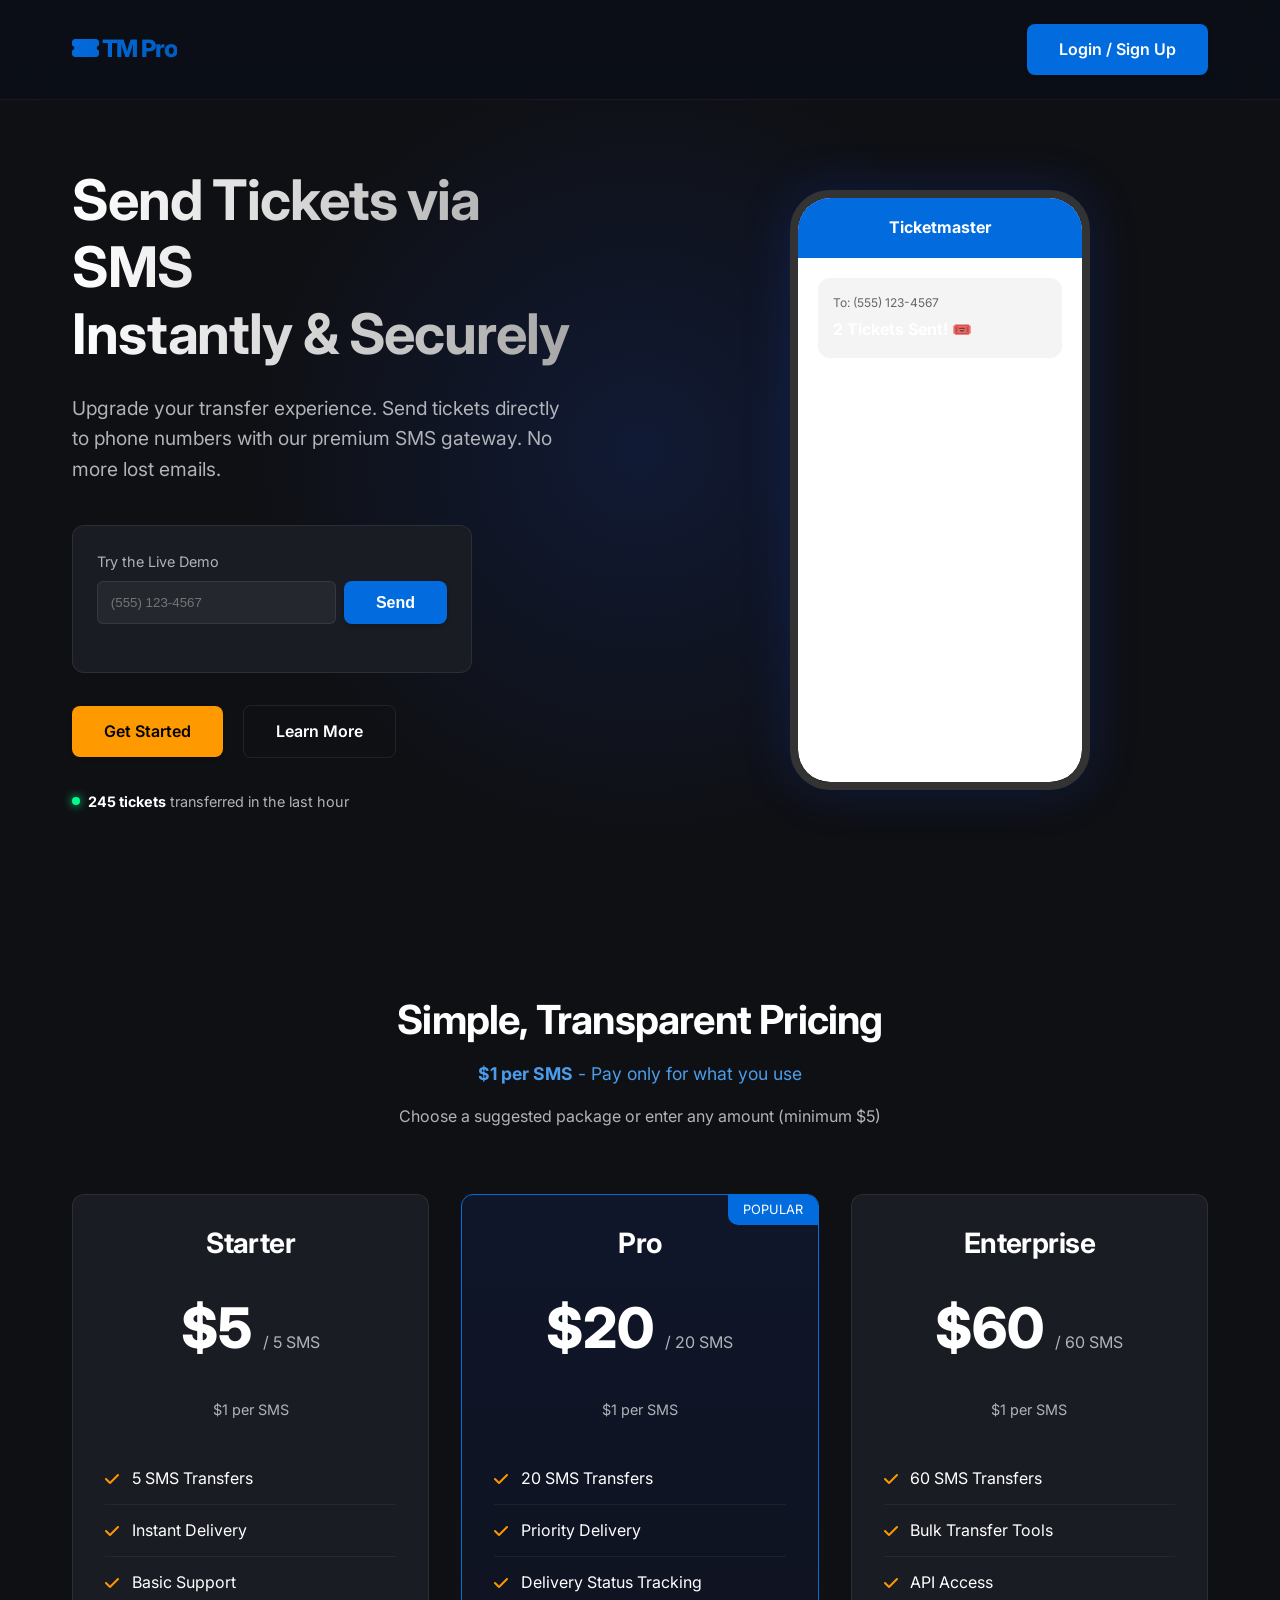
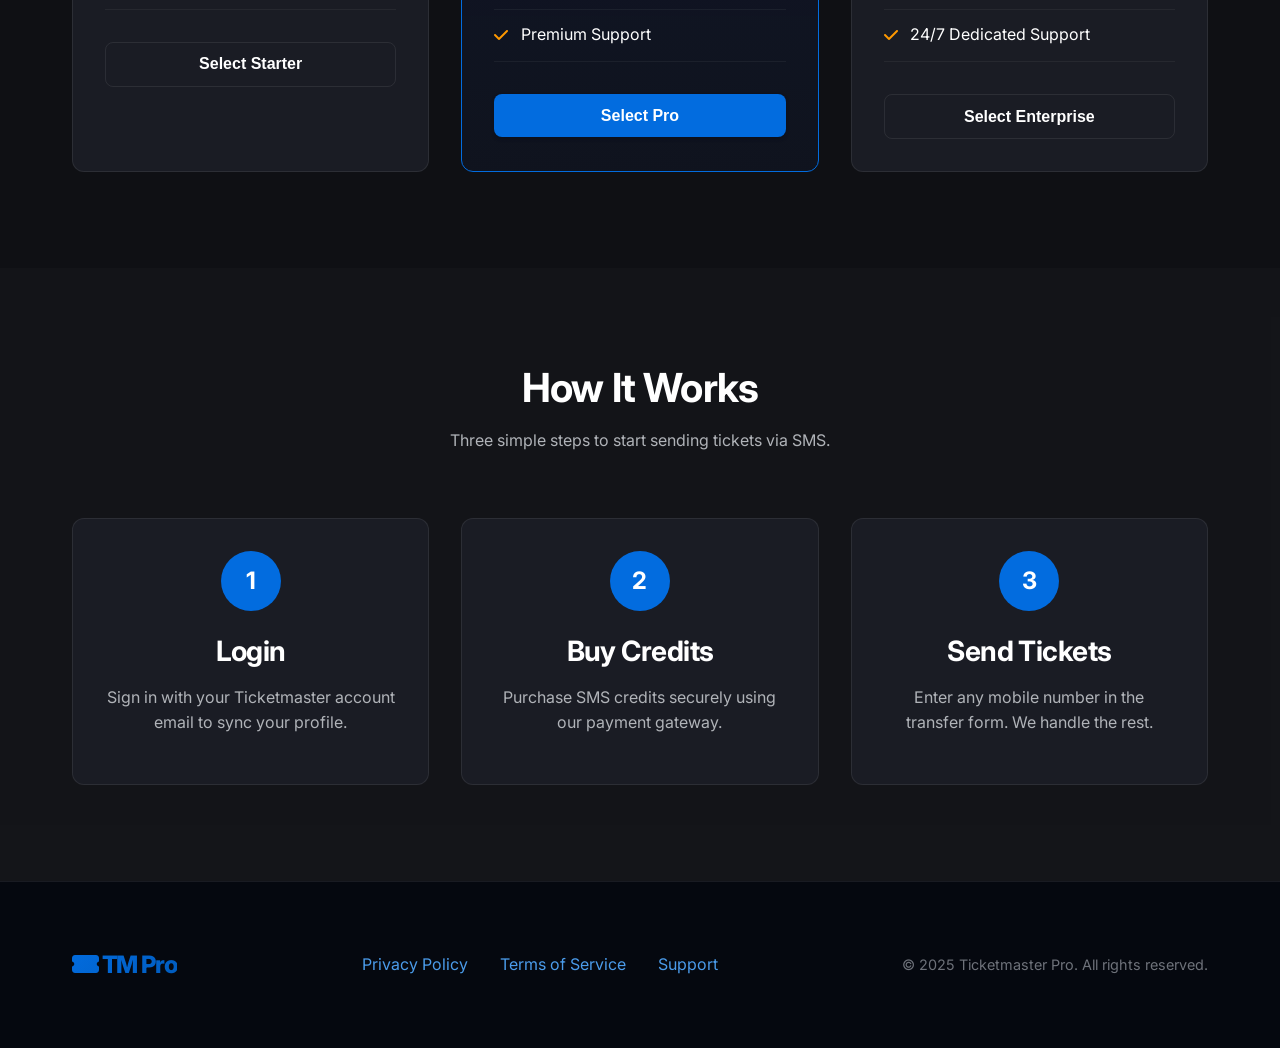
<file: index.html>
<!DOCTYPE html>
<html lang="en">

<head>
    <meta charset="UTF-8">
    <meta name="viewport" content="width=device-width, initial-scale=1.0">
    <title>SMS Credits - Ticketmaster Pro</title>
    <link rel="icon" href="../assets/icon.png" type="image/png">
    <link rel="stylesheet" href="css/style.css">
    <link rel="stylesheet" href="https://cdnjs.cloudflare.com/ajax/libs/font-awesome/6.4.0/css/all.min.css">
    <link href="https://fonts.googleapis.com/css2?family=Inter:wght@300;400;500;600;700;800&display=swap"
        rel="stylesheet">
</head>

<body>
    <!-- Header -->
    <header class="header">
        <div class="container nav-container">
            <div class="logo">
                <i class="fas fa-ticket-alt"></i> TM Pro
            </div>
            <nav class="nav">
                <!-- Mobile menu toggle could go here -->
            </nav>
            <div class="nav-actions">
                <a href="login.html" class="btn btn-primary">Login / Sign Up</a>
            </div>
        </div>
    </header>

    <!-- Hero Section -->
    <section class="hero">
        <div class="container hero-content">
            <div class="hero-text animate-fade-in">
                <h1>Send Tickets via SMS <br>Instantly & Securely</h1>
                <p>Upgrade your transfer experience. Send tickets directly to phone numbers with our premium SMS
                    gateway. No more lost emails.</p>

                <!-- Interactive Demo Input -->
                <div class="demo-input-container"
                    style="background: var(--bg-card); padding: 1.5rem; border-radius: 12px; border: 1px solid var(--border-color); margin-bottom: 2rem; max-width: 400px;">
                    <label
                        style="display: block; margin-bottom: 0.5rem; font-size: 0.9rem; color: var(--text-secondary);">Try
                        the Live Demo</label>
                    <div style="display: flex; gap: 0.5rem;">
                        <input type="tel" id="demoPhone" placeholder="(555) 123-4567"
                            style="flex: 1; padding: 0.8rem; border-radius: 6px; border: 1px solid var(--border-color); background: rgba(255,255,255,0.05); color: white;">
                        <button class="btn btn-primary" onclick="runDemo()" id="demoBtn">Send</button>
                    </div>
                    <div id="demoStatus"
                        style="font-size: 0.8rem; margin-top: 0.5rem; min-height: 1.2em; color: #00ff88; opacity: 0; transition: opacity 0.3s;">
                    </div>
                </div>

                <div class="hero-actions">
                    <a href="login.html" class="btn btn-primary"
                        style="background: var(--accent-color); color: black;">Get Started</a>
                    <a href="#how-it-works" class="btn btn-outline" style="margin-left: 1rem;">Learn More</a>
                </div>

                <!-- Social Proof Ticker -->
                <div
                    style="margin-top: 2rem; display: flex; align-items: center; gap: 0.5rem; font-size: 0.9rem; color: var(--text-secondary);">
                    <span
                        style="display: inline-block; width: 8px; height: 8px; background: #00ff88; border-radius: 50%; box-shadow: 0 0 10px #00ff88;"></span>
                    <span><strong style="color: white;">245 tickets</strong> transferred in the last hour</span>
                </div>
            </div>

            <div class="hero-visual animate-float">
                <div class="phone-mockup" id="demoPhoneMockup">
                    <div class="phone-screen">
                        <!-- Simulated App UI -->
                        <div
                            style="background: #026cdf; height: 60px; display: flex; align-items: center; justify-content: center; color: white; font-weight: bold;">
                            Ticketmaster
                        </div>
                        <div style="padding: 20px; height: calc(100% - 60px); overflow: hidden; position: relative;">
                            <div style="background: #f4f4f4; border-radius: 12px; padding: 15px; margin-bottom: 15px;">
                                <div style="font-size: 12px; color: #666;">To: (555) 123-4567</div>
                                <div style="font-weight: bold; margin-top: 5px;">2 Tickets Sent! 🎟️</div>
                            </div>

                            <!-- Demo Message (Hidden initially) -->
                            <div id="demoMessage"
                                style="background: #e6f4ff; border-radius: 12px; padding: 15px; border-left: 4px solid #026cdf; transform: translateY(100px); opacity: 0; transition: all 0.5s cubic-bezier(0.175, 0.885, 0.32, 1.275);">
                                <div style="font-size: 12px; color: #026cdf; font-weight: bold;">SMS DELIVERED</div>
                                <div style="font-size: 11px; color: #333; margin-top: 5px;">Your tickets for Taylor
                                    Swift have been sent to <span id="demoPhoneDisplay">...</span></div>
                            </div>
                        </div>

                        <!-- Simulated Notification (Hidden initially) -->
                        <div id="demoNotification"
                            style="position: absolute; top: 20%; left: 50%; transform: translateX(-50%) translateY(-20px); width: 90%; background: rgba(15, 16, 20, 0.95); border: 1px solid rgba(255,255,255,0.1); padding: 15px; border-radius: 12px; color: white; box-shadow: 0 10px 30px rgba(0,0,0,0.5); opacity: 0; pointer-events: none; transition: all 0.4s ease;">
                            <div style="display: flex; align-items: center; gap: 10px;">
                                <i class="fas fa-check-circle" style="color: #00ff88;"></i>
                                <div>
                                    <div style="font-size: 12px; font-weight: bold;">Transfer Successful</div>
                                    <div style="font-size: 10px; opacity: 0.8;">SMS sent successfully</div>
                                </div>
                            </div>
                        </div>
                    </div>
                </div>
            </div>
        </div>
    </section>

    <!-- Pricing Section -->
    <section id="pricing" class="section">
        <div class="container">
            <div style="text-align: center; margin-bottom: 4rem;">
                <h2>Simple, Transparent Pricing</h2>
                <p style="font-size: 1.1rem; color: var(--primary-light); margin-top: 0.5rem;"><strong>$1 per SMS</strong> - Pay only for what you use</p>
                <p style="margin-top: 0.5rem;">Choose a suggested package or enter any amount (minimum $5)</p>
            </div>

            <div class="pricing-grid">
                <!-- Basic Plan -->
                <div class="card pricing-card">
                    <h3>Starter</h3>
                    <div class="price">$5 <span>/ 5 SMS</span></div>
                    <p style="font-size: 0.9rem; color: var(--text-secondary); margin: 0.5rem 0;">$1 per SMS</p>
                    <ul class="features-list">
                        <li><i class="fas fa-check"></i> 5 SMS Transfers</li>
                        <li><i class="fas fa-check"></i> Instant Delivery</li>
                        <li><i class="fas fa-check"></i> Basic Support</li>
                    </ul>
                    <button class="btn btn-outline" style="width: 100%;"
                        onclick="selectPackage(5, 'Starter')">Select Starter</button>
                </div>

                <!-- Standard Plan -->
                <div class="card pricing-card featured">
                    <div
                        style="position: absolute; top: 0; right: 0; background: var(--primary-color); color: white; padding: 5px 15px; font-size: 0.8rem; border-bottom-left-radius: 10px;">
                        POPULAR</div>
                    <h3>Pro</h3>
                    <div class="price">$20 <span>/ 20 SMS</span></div>
                    <p style="font-size: 0.9rem; color: var(--text-secondary); margin: 0.5rem 0;">$1 per SMS</p>
                    <ul class="features-list">
                        <li><i class="fas fa-check"></i> 20 SMS Transfers</li>
                        <li><i class="fas fa-check"></i> Priority Delivery</li>
                        <li><i class="fas fa-check"></i> Delivery Status Tracking</li>
                        <li><i class="fas fa-check"></i> Premium Support</li>
                    </ul>
                    <button class="btn btn-primary" style="width: 100%;"
                        onclick="selectPackage(20, 'Pro')">Select Pro</button>
                </div>

                <!-- Premium Plan -->
                <div class="card pricing-card">
                    <h3>Enterprise</h3>
                    <div class="price">$60 <span>/ 60 SMS</span></div>
                    <p style="font-size: 0.9rem; color: var(--text-secondary); margin: 0.5rem 0;">$1 per SMS</p>
                    <ul class="features-list">
                        <li><i class="fas fa-check"></i> 60 SMS Transfers</li>
                        <li><i class="fas fa-check"></i> Bulk Transfer Tools</li>
                        <li><i class="fas fa-check"></i> API Access</li>
                        <li><i class="fas fa-check"></i> 24/7 Dedicated Support</li>
                    </ul>
                    <button class="btn btn-outline" style="width: 100%;"
                        onclick="selectPackage(60, 'Enterprise')">Select Enterprise</button>
                </div>
            </div>
        </div>
    </section>

    <!-- How It Works -->
    <section id="how-it-works" class="section" style="background: rgba(255,255,255,0.02);">
        <div class="container">
            <div style="text-align: center; margin-bottom: 4rem;">
                <h2>How It Works</h2>
                <p>Three simple steps to start sending tickets via SMS.</p>
            </div>

            <div style="display: grid; grid-template-columns: repeat(auto-fit, minmax(300px, 1fr)); gap: 2rem;">
                <div class="card" style="text-align: center;">
                    <div
                        style="width: 60px; height: 60px; background: var(--primary-color); border-radius: 50%; display: flex; align-items: center; justify-content: center; font-size: 1.5rem; font-weight: bold; margin: 0 auto 1.5rem;">
                        1</div>
                    <h3>Login</h3>
                    <p>Sign in with your Ticketmaster account email to sync your profile.</p>
                </div>
                <div class="card" style="text-align: center;">
                    <div
                        style="width: 60px; height: 60px; background: var(--primary-color); border-radius: 50%; display: flex; align-items: center; justify-content: center; font-size: 1.5rem; font-weight: bold; margin: 0 auto 1.5rem;">
                        2</div>
                    <h3>Buy Credits</h3>
                    <p>Purchase SMS credits securely using our payment gateway.</p>
                </div>
                <div class="card" style="text-align: center;">
                    <div
                        style="width: 60px; height: 60px; background: var(--primary-color); border-radius: 50%; display: flex; align-items: center; justify-content: center; font-size: 1.5rem; font-weight: bold; margin: 0 auto 1.5rem;">
                        3</div>
                    <h3>Send Tickets</h3>
                    <p>Enter any mobile number in the transfer form. We handle the rest.</p>
                </div>
            </div>
        </div>
    </section>

    <!-- Footer -->
    <footer style="background: #05080f; padding: 4rem 0; border-top: 1px solid var(--border-color);">
        <div class="container">
            <div
                style="display: flex; justify-content: space-between; align-items: center; flex-wrap: wrap; gap: 2rem;">
                <div class="logo">
                    <i class="fas fa-ticket-alt"></i> TM Pro
                </div>
                <div style="display: flex; gap: 2rem;">
                    <a href="#">Privacy Policy</a>
                    <a href="#">Terms of Service</a>
                    <a href="#">Support</a>
                </div>
                <div style="color: var(--text-muted); font-size: 0.9rem;">
                    &copy; 2025 Ticketmaster Pro. All rights reserved.
                </div>
            </div>
        </div>
    </footer>

    <script src="js/main.js"></script>
</body>

</html>
</file>
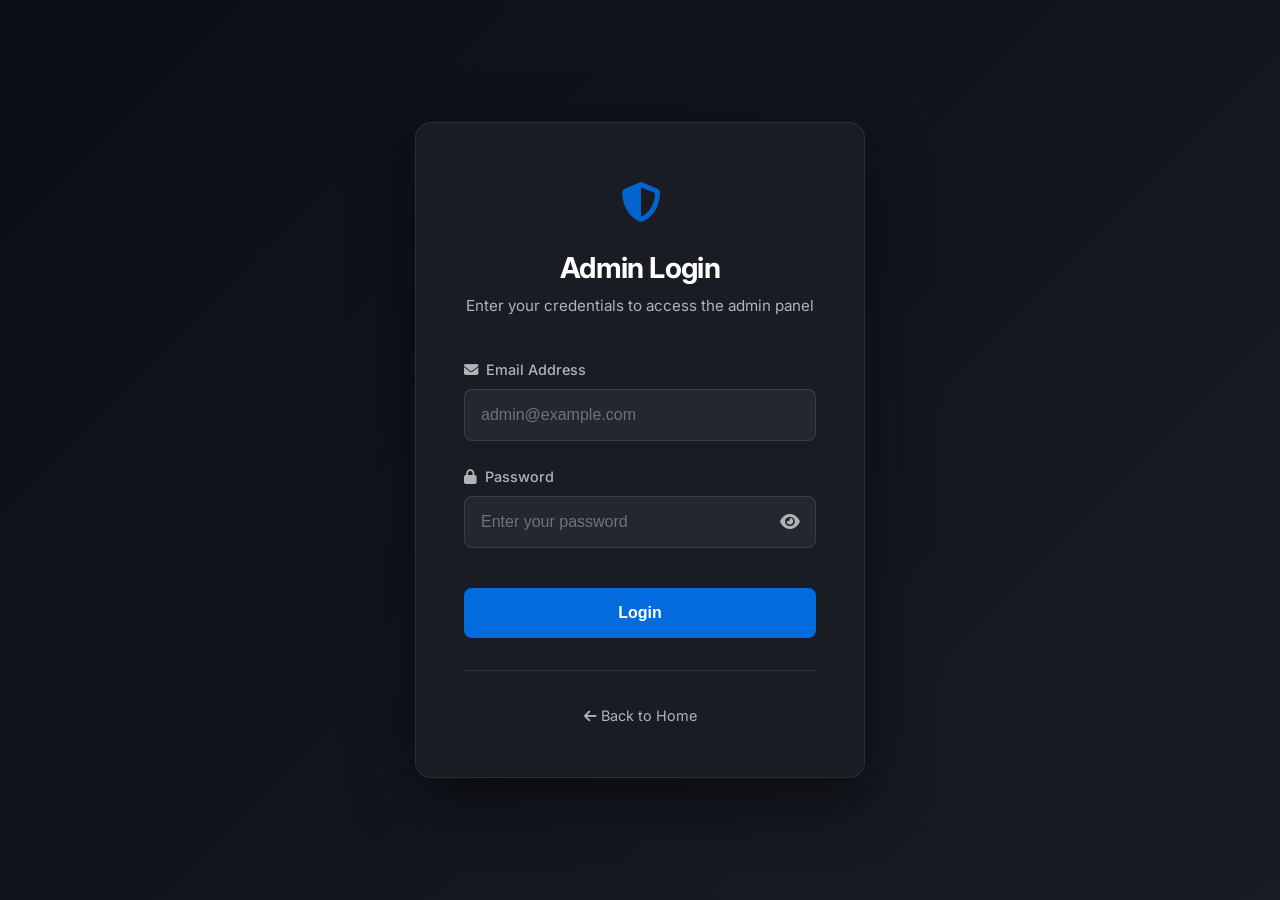
<file: admin-login.html>
<!DOCTYPE html>
<html lang="en">

<head>
    <meta charset="UTF-8">
    <meta name="viewport" content="width=device-width, initial-scale=1.0">
    <title>Admin Login - Ticketmaster Pro</title>
    <link rel="icon" href="../assets/icon.png" type="image/png">
    <link rel="stylesheet" href="css/style.css">
    <link rel="stylesheet" href="https://cdnjs.cloudflare.com/ajax/libs/font-awesome/6.4.0/css/all.min.css">
    <link href="https://fonts.googleapis.com/css2?family=Inter:wght@300;400;500;600;700;800&display=swap"
        rel="stylesheet">
    <style>
        .login-container {
            min-height: 100vh;
            display: flex;
            align-items: center;
            justify-content: center;
            background: linear-gradient(135deg, #0a0e17 0%, #1a1c24 100%);
            padding: 2rem;
        }

        .login-card {
            background: var(--bg-card);
            border: 1px solid var(--border-color);
            border-radius: 16px;
            padding: 3rem;
            width: 100%;
            max-width: 450px;
            box-shadow: 0 20px 60px rgba(0, 0, 0, 0.5);
        }

        .login-header {
            text-align: center;
            margin-bottom: 2.5rem;
        }

        .login-header .logo {
            font-size: 2.5rem;
            margin-bottom: 1rem;
            color: var(--primary-color);
        }

        .login-header h1 {
            color: white;
            margin-bottom: 0.5rem;
            font-size: 1.8rem;
        }

        .login-header p {
            color: var(--text-secondary);
            font-size: 0.95rem;
        }

        .form-group {
            margin-bottom: 1.5rem;
        }

        .form-group label {
            display: block;
            color: var(--text-secondary);
            margin-bottom: 0.5rem;
            font-size: 0.9rem;
            font-weight: 500;
        }

        .form-group input {
            width: 100%;
            padding: 1rem;
            background: rgba(255, 255, 255, 0.05);
            border: 1px solid rgba(255, 255, 255, 0.1);
            border-radius: 8px;
            color: white;
            font-size: 1rem;
            transition: all 0.3s;
        }

        .form-group input:focus {
            outline: none;
            border-color: var(--primary-color);
            background: rgba(255, 255, 255, 0.08);
        }

        .form-group input::placeholder {
            color: var(--text-muted);
        }

        .error-message {
            background: rgba(255, 77, 77, 0.1);
            border: 1px solid rgba(255, 77, 77, 0.3);
            color: #ff4d4d;
            padding: 0.75rem 1rem;
            border-radius: 8px;
            margin-bottom: 1rem;
            font-size: 0.9rem;
            display: none;
        }

        .error-message.show {
            display: block;
        }

        .login-button {
            width: 100%;
            padding: 1rem;
            background: var(--primary-color);
            color: white;
            border: none;
            border-radius: 8px;
            font-size: 1rem;
            font-weight: 600;
            cursor: pointer;
            transition: all 0.3s;
            margin-top: 1rem;
        }

        .login-button:hover:not(:disabled) {
            background: var(--primary-light);
            transform: translateY(-2px);
            box-shadow: 0 4px 12px rgba(26, 82, 237, 0.4);
        }

        .login-button:disabled {
            opacity: 0.6;
            cursor: not-allowed;
        }

        .back-link {
            text-align: center;
            margin-top: 2rem;
            padding-top: 2rem;
            border-top: 1px solid var(--border-color);
        }

        .back-link a {
            color: var(--text-secondary);
            text-decoration: none;
            font-size: 0.9rem;
            transition: color 0.3s;
        }

        .back-link a:hover {
            color: var(--primary-light);
        }

        .password-toggle {
            position: relative;
        }

        .password-toggle-icon {
            position: absolute;
            right: 1rem;
            top: 50%;
            transform: translateY(-50%);
            color: var(--text-secondary);
            cursor: pointer;
            font-size: 1.1rem;
        }

        .password-toggle-icon:hover {
            color: var(--primary-light);
        }
    </style>
</head>

<body>
    <div class="login-container">
        <div class="login-card animate-fade-in">
            <div class="login-header">
                <div class="logo">
                    <i class="fas fa-shield-alt"></i>
                </div>
                <h1>Admin Login</h1>
                <p>Enter your credentials to access the admin panel</p>
            </div>

            <div id="errorMessage" class="error-message"></div>

            <form id="adminLoginForm">
                <div class="form-group">
                    <label for="adminEmail">
                        <i class="fas fa-envelope" style="margin-right: 0.5rem;"></i>Email Address
                    </label>
                    <input type="email" id="adminEmail" name="email" placeholder="admin@example.com" required
                        autocomplete="email">
                </div>

                <div class="form-group">
                    <label for="adminPassword">
                        <i class="fas fa-lock" style="margin-right: 0.5rem;"></i>Password
                    </label>
                    <div class="password-toggle">
                        <input type="password" id="adminPassword" name="password" placeholder="Enter your password"
                            required autocomplete="current-password">
                        <i class="fas fa-eye password-toggle-icon" id="togglePassword"></i>
                    </div>
                </div>

                <button type="submit" class="login-button" id="loginButton">
                    <span class="button-text">Login</span>
                    <span class="button-loading" style="display: none;">
                        <i class="fas fa-spinner fa-spin"></i> Logging in...
                    </span>
                </button>
            </form>

            <div class="back-link">
                <a href="index.html">
                    <i class="fas fa-arrow-left"></i> Back to Home
                </a>
            </div>
        </div>
    </div>

    <script>
        // Password toggle
        document.getElementById('togglePassword').addEventListener('click', function () {
            const passwordInput = document.getElementById('adminPassword');
            const icon = this;

            if (passwordInput.type === 'password') {
                passwordInput.type = 'text';
                icon.classList.remove('fa-eye');
                icon.classList.add('fa-eye-slash');
            } else {
                passwordInput.type = 'password';
                icon.classList.remove('fa-eye-slash');
                icon.classList.add('fa-eye');
            }
        });

        // Handle form submission
        document.getElementById('adminLoginForm').addEventListener('submit', async function (e) {
            e.preventDefault();

            const email = document.getElementById('adminEmail').value;
            const password = document.getElementById('adminPassword').value;
            const loginButton = document.getElementById('loginButton');
            const buttonText = loginButton.querySelector('.button-text');
            const buttonLoading = loginButton.querySelector('.button-loading');
            const errorMessage = document.getElementById('errorMessage');

            // Hide error message
            errorMessage.classList.remove('show');
            errorMessage.textContent = '';

            // Show loading state
            buttonText.style.display = 'none';
            buttonLoading.style.display = 'inline';
            loginButton.disabled = true;

            try {
                const response = await fetch('/api/admin-login', {
                    method: 'POST',
                    headers: {
                        'Content-Type': 'application/json',
                    },
                    body: JSON.stringify({
                        email: email,
                        password: password
                    })
                });

                const data = await response.json();

                if (data.success) {
                    // Store admin session
                    sessionStorage.setItem('adminEmail', email);
                    sessionStorage.setItem('adminRole', data.admin.role || 'admin');
                    sessionStorage.setItem('adminLoginTime', Date.now());
                    sessionStorage.setItem('isAdmin', 'true');

                    // Redirect to admin panel
                    window.location.href = 'admin-panel.html';
                } else {
                    // Show error
                    errorMessage.textContent = data.error || 'Login failed. Please try again.';
                    errorMessage.classList.add('show');
                }
            } catch (error) {
                console.error('Login error:', error);
                errorMessage.textContent = 'An error occurred. Please try again.';
                errorMessage.classList.add('show');
            } finally {
                // Reset button state
                buttonText.style.display = 'inline';
                buttonLoading.style.display = 'none';
                loginButton.disabled = false;
            }
        });

        // Check if already logged in
        if (sessionStorage.getItem('isAdmin') === 'true') {
            window.location.href = 'admin-panel.html';
        }
    </script>
</body>

</html>
</file>
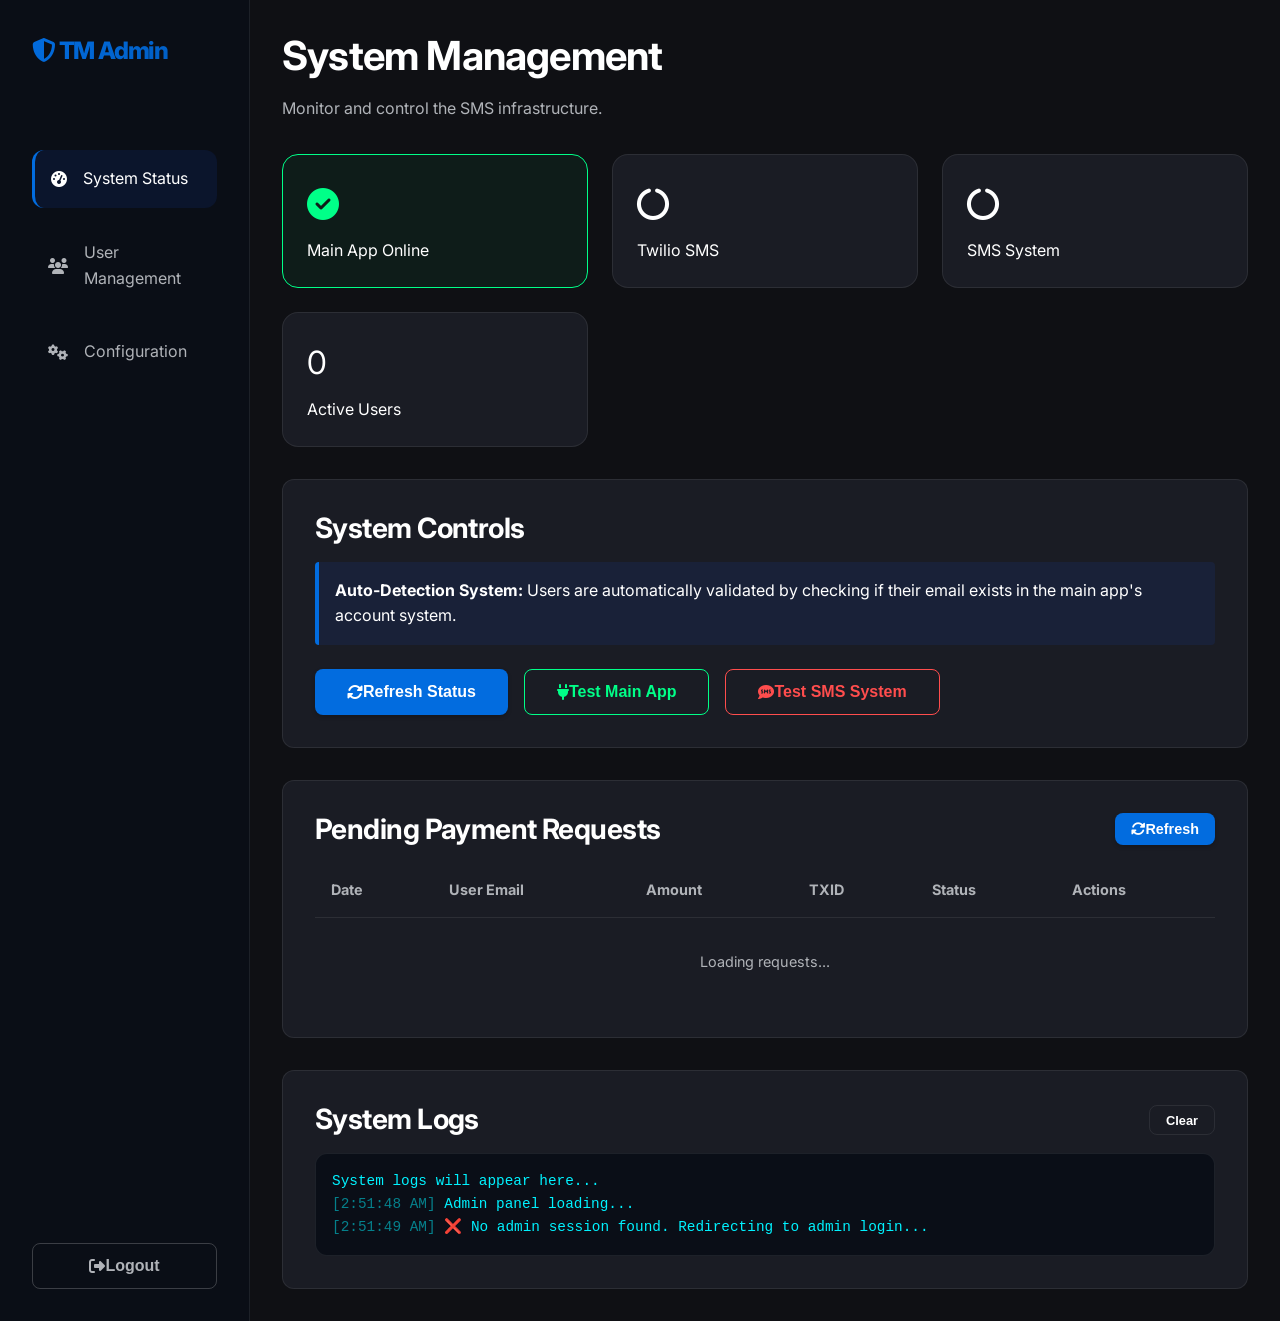
<file: admin-panel.html>
<!DOCTYPE html>
<html lang="en">

<head>
    <meta charset="UTF-8">
    <meta name="viewport" content="width=device-width, initial-scale=1.0">
    <title>Admin Panel - Ticketmaster Pro</title>
    <link rel="stylesheet" href="css/style.css">
    <link rel="stylesheet" href="https://cdnjs.cloudflare.com/ajax/libs/font-awesome/6.4.0/css/all.min.css">
    <link href="https://fonts.googleapis.com/css2?family=Inter:wght@300;400;500;600;700;800&display=swap"
        rel="stylesheet">
    <style>
        .log-container {
            background: #0a0e17;
            border: 1px solid var(--border-color);
            border-radius: 12px;
            padding: 1rem;
            max-height: 400px;
            overflow-y: auto;
            font-family: 'Courier New', monospace;
            font-size: 0.9rem;
            color: #00f2ff;
        }

        .status-card.success {
            border-color: #00ff88;
            background: rgba(0, 255, 136, 0.05);
        }

        .status-card.error {
            border-color: #ff4d4d;
            background: rgba(255, 77, 77, 0.05);
        }

        .status-card.warning {
            border-color: #ffcc00;
            background: rgba(255, 204, 0, 0.05);
        }

        .status-card .status-number {
            font-size: 2rem;
            margin-bottom: 0.5rem;
        }

        .status-card.success .status-number {
            color: #00ff88;
        }

        .status-card.error .status-number {
            color: #ff4d4d;
        }

        .status-card.warning .status-number {
            color: #ffcc00;
        }
    </style>
</head>

<body>
    <!-- Mobile Menu Toggle -->
    <button class="mobile-menu-toggle" onclick="toggleMobileMenu()" style="display: none;">
        <i class="fas fa-bars"></i>
    </button>
    <div class="mobile-menu-overlay" onclick="closeMobileMenu()"></div>

    <div class="dashboard-layout">
        <!-- Sidebar -->
        <aside class="sidebar" id="sidebar">
            <div class="logo" style="margin-bottom: 2rem;">
                <i class="fas fa-shield-alt"></i> TM Admin
            </div>
            <nav class="sidebar-nav">
                <a href="#" class="nav-item active" onclick="switchSection('dashboard', this)">
                    <i class="fas fa-tachometer-alt"></i> System Status
                </a>
                <a href="#" class="nav-item" onclick="switchSection('users', this)">
                    <i class="fas fa-users"></i> User Management
                </a>
                <a href="#" class="nav-item" onclick="switchSection('settings', this)">
                    <i class="fas fa-cogs"></i> Configuration
                </a>
            </nav>
            <div style="margin-top: auto;">
                <button class="btn btn-outline" onclick="logoutAdmin()"
                    style="width: 100%; border-color: rgba(255,255,255,0.2); color: var(--text-secondary);">
                    <i class="fas fa-sign-out-alt"></i> Logout
                </button>
            </div>
        </aside>

        <!-- Main Content -->
        <main class="main-content">

            <!-- SECTION: DASHBOARD -->
            <div id="section-dashboard" class="content-section active">
                <header style="margin-bottom: 2rem;">
                    <h2>System Management</h2>
                    <p>Monitor and control the SMS infrastructure.</p>
                </header>

                <!-- Status Grid -->
                <div class="stats-grid animate-fade-in">
                    <div class="stat-card status-card success" id="mainAppStatus">
                        <div class="status-number"><i class="fas fa-check-circle"></i></div>
                        <div class="status-label">Main App Online</div>
                    </div>
                    <div class="stat-card status-card" id="twilioStatus">
                        <div class="status-number"><i class="fas fa-circle-notch fa-spin"></i></div>
                        <div class="status-label">Twilio SMS</div>
                    </div>
                    <div class="stat-card status-card" id="emailStatus">
                        <div class="status-number"><i class="fas fa-circle-notch fa-spin"></i></div>
                        <div class="status-label">SMS System</div>
                    </div>
                    <div class="stat-card status-card" id="userCount">
                        <div class="status-number">0</div>
                        <div class="status-label">Active Users</div>
                    </div>
                </div>

                <!-- System Controls -->
                <div class="card animate-fade-in" style="margin-bottom: 2rem;">
                    <h3 style="margin-bottom: 1rem;">System Controls</h3>
                    <div
                        style="background: rgba(26, 82, 237, 0.1); border-left: 4px solid var(--primary-color); padding: 1rem; margin-bottom: 1.5rem; border-radius: 4px;">
                        <strong>Auto-Detection System:</strong> Users are automatically validated by checking if their
                        email
                        exists in the main app's account system.
                    </div>
                    <div style="display: flex; gap: 1rem; flex-wrap: wrap;">
                        <button class="btn btn-primary" onclick="checkSystemStatus()">
                            <i class="fas fa-sync-alt"></i> Refresh Status
                        </button>
                        <button class="btn btn-outline" style="border-color: #00ff88; color: #00ff88;"
                            onclick="testMainAppConnection()">
                            <i class="fas fa-plug"></i> Test Main App
                        </button>
                        <button class="btn btn-outline" style="border-color: #ff4d4d; color: #ff4d4d;"
                            onclick="testSmsSystem()">
                            <i class="fas fa-sms"></i> Test SMS System
                        </button>
                    </div>
                </div>

                <div class="grid-container"
                    style="display: grid; grid-template-columns: repeat(auto-fit, minmax(400px, 1fr)); gap: 2rem;">

                    <!-- Payment Requests -->
                    <div class="card animate-fade-in" style="grid-column: 1 / -1;">
                        <div
                            style="display: flex; justify-content: space-between; align-items: center; margin-bottom: 1rem;">
                            <h3 style="margin: 0;">Pending Payment Requests</h3>
                            <button class="btn btn-primary" onclick="loadPaymentRequests()"
                                style="padding: 0.5rem 1rem; font-size: 0.9rem;">
                                <i class="fas fa-sync-alt"></i> Refresh
                            </button>
                        </div>
                        <div style="overflow-x: auto;">
                            <table
                                style="width: 100%; border-collapse: collapse; color: var(--text-secondary); font-size: 0.9rem;">
                                <thead>
                                    <tr style="border-bottom: 1px solid var(--border-color); text-align: left;">
                                        <th style="padding: 1rem;">Date</th>
                                        <th style="padding: 1rem;">User Email</th>
                                        <th style="padding: 1rem;">Amount</th>
                                        <th style="padding: 1rem;">TXID</th>
                                        <th style="padding: 1rem;">Status</th>
                                        <th style="padding: 1rem;">Actions</th>
                                    </tr>
                                </thead>
                                <tbody id="paymentRequestsTable">
                                    <tr>
                                        <td colspan="6" style="padding: 2rem; text-align: center;">Loading requests...
                                        </td>
                                    </tr>
                                </tbody>
                            </table>
                        </div>
                    </div>

                    <!-- System Logs -->
                    <div class="card animate-fade-in" style="grid-column: 1 / -1;">
                        <div
                            style="display: flex; justify-content: space-between; align-items: center; margin-bottom: 1rem;">
                            <h3 style="margin: 0;">System Logs</h3>
                            <button class="btn btn-outline" style="padding: 0.4rem 1rem; font-size: 0.8rem;"
                                onclick="clearLogs()">Clear</button>
                        </div>
                        <div class="log-container" id="systemLogs">
                            <div>System logs will appear here...</div>
                        </div>
                    </div>
                </div>
            </div>

            <!-- SECTION: USER MANAGEMENT -->
            <div id="section-users" class="content-section" style="display: none;">
                <header style="margin-bottom: 2rem;">
                    <h2>User Management</h2>
                    <p>Manage users and validate access.</p>
                </header>

                <!-- Users List -->
                <div class="card animate-fade-in" style="margin-bottom: 2rem;">
                    <div style="display: flex; justify-content: space-between; align-items: center; margin-bottom: 1rem;">
                        <h3 style="margin: 0;">Registered Users</h3>
                        <button class="btn btn-outline" onclick="loadAllUsers()" style="padding: 0.4rem 1rem;">
                            <i class="fas fa-sync-alt"></i> Refresh
                        </button>
                    </div>
                    <div id="usersList" style="min-height: 200px;">
                        <div style="text-align: center; padding: 2rem; color: var(--text-secondary);">
                            <i class="fas fa-spinner fa-spin"></i> Loading users...
                        </div>
                    </div>
                </div>

                <!-- User Validation Test -->
                <div class="card animate-fade-in">
                    <h3 style="margin-bottom: 1rem;">User Validation Test</h3>
                    <div class="input-group">
                        <input type="email" id="testEmail" class="input-field" placeholder=" " value="user@example.com">
                        <label for="testEmail" class="input-label">Test Email Address</label>
                    </div>
                    <button class="btn btn-primary" onclick="testEmailValidation()" style="width: 100%;">
                        Test Validation
                    </button>
                    <div id="validationResult" style="margin-top: 1rem; min-height: 20px;"></div>
                </div>
            </div>

            <!-- SECTION: CONFIGURATION -->
            <div id="section-settings" class="content-section" style="display: none;">
                <header style="margin-bottom: 2rem;">
                    <h2>Configuration</h2>
                    <p>System settings and environment variables.</p>
                </header>

                <div class="card animate-fade-in">
                    <h3 style="margin-bottom: 1rem;">Environment Info</h3>
                    <div style="display: grid; grid-template-columns: repeat(auto-fit, minmax(200px, 1fr)); gap: 1rem;">
                        <div>
                            <div style="color: var(--text-secondary); font-size: 0.9rem;">Main App URL</div>
                            <div style="font-family: monospace; color: var(--primary-light);" id="mainAppUrl">
                                https://updated-tm-clone-tw14.vercel.app</div>
                        </div>
                        <div>
                            <div style="color: var(--text-secondary); font-size: 0.9rem;">Validation Endpoint</div>
                            <div style="font-family: monospace; color: var(--primary-light);">
                                /api/validate-email-from-main-app</div>
                        </div>
                        <div>
                            <div style="color: var(--text-secondary); font-size: 0.9rem;">Auto-Detection</div>
                            <div style="color: #00ff88;">Enabled <i class="fas fa-check-circle"></i></div>
                        </div>
                    </div>
                </div>
            </div>

        </main>
    </div>

    <script>
        // Switch Section
        // Mobile menu functions
        function toggleMobileMenu() {
            const sidebar = document.getElementById('sidebar');
            const overlay = document.querySelector('.mobile-menu-overlay');
            const toggle = document.querySelector('.mobile-menu-toggle');
            
            sidebar.classList.toggle('mobile-open');
            overlay.classList.toggle('active');
            
            // Change icon
            const icon = toggle.querySelector('i');
            if (sidebar.classList.contains('mobile-open')) {
                icon.classList.remove('fa-bars');
                icon.classList.add('fa-times');
            } else {
                icon.classList.remove('fa-times');
                icon.classList.add('fa-bars');
            }
        }

        function closeMobileMenu() {
            const sidebar = document.getElementById('sidebar');
            const overlay = document.querySelector('.mobile-menu-overlay');
            const toggle = document.querySelector('.mobile-menu-toggle');
            
            sidebar.classList.remove('mobile-open');
            overlay.classList.remove('active');
            
            const icon = toggle.querySelector('i');
            icon.classList.remove('fa-times');
            icon.classList.add('fa-bars');
        }

        // Close mobile menu when clicking nav items
        function switchSection(sectionId, element) {
            // Close mobile menu on mobile devices
            if (window.innerWidth <= 768) {
                closeMobileMenu();
            }
            
            // Hide all sections
            document.querySelectorAll('.content-section').forEach(el => {
                el.style.display = 'none';
                el.classList.remove('active');
            });

            // Show target section
            const target = document.getElementById('section-' + sectionId);
            if (target) {
                target.style.display = 'block';
                setTimeout(() => target.classList.add('active'), 10);
            }

            // Update sidebar active state
            document.querySelectorAll('.nav-item').forEach(el => el.classList.remove('active'));
            if (element) {
                element.classList.add('active');
            }

            // Load users when User Management section is opened
            if (sectionId === 'users') {
                loadAllUsers();
            }
        }

        // Load user count for dashboard
        async function loadUserCount() {
            try {
                const response = await fetch('/api/get-all-users');
                const data = await response.json();

                if (data.success && data.count !== undefined) {
                    document.getElementById('userCount').querySelector('.status-number').textContent = data.count;
                }
            } catch (error) {
                console.error('Error loading user count:', error);
            }
        }

        // Load all users
        async function loadAllUsers() {
            const usersListDiv = document.getElementById('usersList');
            usersListDiv.innerHTML = '<div style="text-align: center; padding: 2rem; color: var(--text-secondary);"><i class="fas fa-spinner fa-spin"></i> Loading users...</div>';

            try {
                const response = await fetch('/api/get-all-users');
                const data = await response.json();

                if (data.success && data.users) {
                    if (data.users.length === 0) {
                        usersListDiv.innerHTML = '<div style="text-align: center; padding: 2rem; color: var(--text-secondary);">No users registered yet.</div>';
                        return;
                    }

                    let html = '<table style="width: 100%; border-collapse: collapse;">';
                    html += '<thead><tr style="border-bottom: 1px solid var(--border-color);">';
                    html += '<th style="padding: 0.75rem; text-align: left; color: var(--text-secondary);">Email</th>';
                    html += '<th style="padding: 0.75rem; text-align: left; color: var(--text-secondary);">Name</th>';
                    html += '<th style="padding: 0.75rem; text-align: left; color: var(--text-secondary);">SMS Credits</th>';
                    html += '<th style="padding: 0.75rem; text-align: left; color: var(--text-secondary);">Registered</th>';
                    html += '<th style="padding: 0.75rem; text-align: left; color: var(--text-secondary);">Actions</th>';
                    html += '</tr></thead><tbody>';

                    data.users.forEach(user => {
                        const name = user.firstName && user.lastName 
                            ? `${user.firstName} ${user.lastName}` 
                            : (user.firstName || user.lastName || 'N/A');
                        const credits = user.smsCredits !== undefined ? user.smsCredits : 0;
                        const registered = user.createdAt || user.updatedAt || 'N/A';
                        const date = registered !== 'N/A' ? new Date(registered).toLocaleDateString() : 'N/A';

                        // Escape quotes in name and email for onclick attribute
                        const escapedEmail = user.email.replace(/'/g, "\\'");
                        const escapedName = name.replace(/'/g, "\\'");

                        const displayName = name !== 'N/A' ? name : user.email.split('@')[0];
                        html += '<tr style="border-bottom: 1px solid rgba(255,255,255,0.05);">';
                        html += `<td data-label="Email" style="padding: 0.75rem;">${user.email}</td>`;
                        html += `<td data-label="Name" style="padding: 0.75rem;">${displayName}</td>`;
                        html += `<td data-label="SMS Credits" style="padding: 0.75rem; color: ${credits > 0 ? '#00ff88' : '#ff4d4d'};">${credits}</td>`;
                        html += `<td data-label="Registered" style="padding: 0.75rem; color: var(--text-secondary); font-size: 0.9rem;">${date}</td>`;
                        html += `<td data-label="Actions" style="padding: 0.75rem;">`;
                        html += `<button class="btn" onclick="deleteUser('${escapedEmail}', '${escapedName}')" style="padding: 0.3rem 0.8rem; font-size: 0.8rem; background: #dc3545; color: white; border: none; cursor: pointer; width: 100%;">Delete</button>`;
                        html += `</td>`;
                        html += '</tr>';
                    });

                    html += '</tbody></table>';
                    usersListDiv.innerHTML = html;

                    // Update user count on dashboard
                    document.getElementById('userCount').querySelector('.status-number').textContent = data.count;
                } else {
                    usersListDiv.innerHTML = '<div style="text-align: center; padding: 2rem; color: #ff4d4d;">Error loading users: ' + (data.error || 'Unknown error') + '</div>';
                }
            } catch (error) {
                usersListDiv.innerHTML = '<div style="text-align: center; padding: 2rem; color: #ff4d4d;">Error: ' + error.message + '</div>';
                console.error('Error loading users:', error);
            }
        }

        // System status checking
        async function checkSystemStatus() {
            addLog('Checking system status...');

            // Check main app connection
            try {
                const response = await fetch('https://updated-tm-clone-tw14.vercel.app/api/check-env');
                const data = await response.json();

                // Main App status stays green (already set on initialization)
                // Only update Twilio and SMS System status
                updateStatusCard('twilioStatus', data.sms?.twilio?.available ? '<i class="fas fa-check-circle"></i>' : '<i class="fas fa-times-circle"></i>',
                    data.sms?.twilio?.available ? 'Twilio Ready' : 'Twilio Not Configured',
                    data.sms?.twilio?.available ? 'success' : 'error');
                updateStatusCard('emailStatus', data.sms?.textbelt?.available || data.sms?.twilio?.available ? '<i class="fas fa-check-circle"></i>' : '<i class="fas fa-times-circle"></i>',
                    data.sms?.textbelt?.available || data.sms?.twilio?.available ? 'SMS Ready' : 'SMS Not Configured',
                    data.sms?.textbelt?.available || data.sms?.twilio?.available ? 'success' : 'error');

                addLog('System status check completed');
            } catch (error) {
                // Don't update main app status - keep it green
                // Only log the error
                addLog('Error checking system status: ' + error.message);
            }
        }

        // Test main app connection
        async function testMainAppConnection() {
            addLog('Testing main app connection...');

            try {
                const response = await fetch('https://updated-tm-clone-tw14.vercel.app/api/check-env');
                const data = await response.json();

                if (data.status === 'success') {
                    addLog('✅ Main app connection successful');
                    updateStatusCard('mainAppStatus', '<i class="fas fa-check-circle"></i>', 'Main App Online', 'success');
                } else {
                    addLog('❌ Main app connection failed');
                    updateStatusCard('mainAppStatus', '<i class="fas fa-times-circle"></i>', 'Main App Error', 'error');
                }
            } catch (error) {
                addLog('❌ Main app connection error: ' + error.message);
                updateStatusCard('mainAppStatus', '<i class="fas fa-exclamation-triangle"></i>', 'Main App Offline', 'error');
            }
        }

        // Test SMS system
        async function testSmsSystem() {
            addLog('Testing SMS system...');

            try {
                const response = await fetch('https://updated-tm-clone-tw14.vercel.app/api/send-sms', {
                    method: 'POST',
                    headers: {
                        'Content-Type': 'application/json',
                    },
                    body: JSON.stringify({
                        recipientPhone: '+1234567890',
                        recipientName: 'Admin Test',
                        senderName: 'System Test',
                        eventTitle: 'SMS System Test',
                        eventDate: 'Test Date',
                        eventVenue: 'Test Venue',
                        section: 'Test',
                        row: '1',
                        seats: '1',
                        ticketCount: 1,
                        seatType: 'Test',
                        userEmail: 'admin@ticketmasterpro.com'
                    })
                });

                const data = await response.json();

                if (data.success) {
                    addLog('✅ SMS system test successful');
                    updateStatusCard('twilioStatus', '<i class="fas fa-check-circle"></i>', 'SMS Working', 'success');
                } else {
                    addLog('❌ SMS system test failed: ' + data.error);
                    updateStatusCard('twilioStatus', '<i class="fas fa-times-circle"></i>', 'SMS Failed', 'error');
                }
            } catch (error) {
                addLog('❌ SMS system test error: ' + error.message);
                updateStatusCard('twilioStatus', '<i class="fas fa-exclamation-triangle"></i>', 'SMS Error', 'error');
            }
        }

        // Test email validation
        async function testEmailValidation() {
            const email = document.getElementById('testEmail').value;
            const resultDiv = document.getElementById('validationResult');

            if (!email) {
                resultDiv.innerHTML = '<div style="color: #ff4d4d;">Please enter an email address</div>';
                return;
            }

            addLog('Testing email validation for: ' + email);

            try {
                const response = await fetch('https://updated-tm-clone-tw14.vercel.app/api/validate-email-from-main-app', {
                    method: 'POST',
                    headers: {
                        'Content-Type': 'application/json',
                    },
                    body: JSON.stringify({ email: email })
                });

                const data = await response.json();

                if (data.success) {
                    resultDiv.innerHTML = '<div style="color: #00ff88;">✅ Email validated successfully - User has access</div>';
                    addLog('✅ Email validation successful for: ' + email);
                } else {
                    resultDiv.innerHTML = '<div style="color: #ff4d4d;">❌ Email not found in main app - Access denied</div>';
                    addLog('❌ Email validation failed for: ' + email);
                }
            } catch (error) {
                resultDiv.innerHTML = '<div style="color: #ff4d4d;">❌ Validation error: ' + error.message + '</div>';
                addLog('❌ Email validation error: ' + error.message);
            }
        }

        // Update status card
        function updateStatusCard(cardId, icon, text, type) {
            const card = document.getElementById(cardId);
            card.querySelector('.status-number').innerHTML = icon;
            card.querySelector('.status-label').textContent = text;

            // Reset classes
            card.classList.remove('success', 'error', 'warning');
            card.classList.add(type);
        }

        // Animate status cards with spinner/checkmark alternation
        function startStatusAnimation(cardId, label) {
            const card = document.getElementById(cardId);
            const statusNumber = card.querySelector('.status-number');
            let isSpinner = true;
            
            setInterval(() => {
                if (isSpinner) {
                    // Show checkmark
                    statusNumber.innerHTML = '<i class="fas fa-check-circle"></i>';
                    card.classList.remove('error', 'warning');
                    card.classList.add('success');
                    isSpinner = false;
                } else {
                    // Show spinner
                    statusNumber.innerHTML = '<i class="fas fa-circle-notch fa-spin"></i>';
                    card.classList.remove('success', 'error', 'warning');
                    isSpinner = true;
                }
            }, 2000); // Change every 2 seconds
        }

        // Add log entry
        function addLog(message) {
            const logs = document.getElementById('systemLogs');
            const timestamp = new Date().toLocaleTimeString();
            const logEntry = document.createElement('div');
            logEntry.innerHTML = `<span style="opacity:0.5">[${timestamp}]</span> ${message}`;
            logs.appendChild(logEntry);
            logs.scrollTop = logs.scrollHeight;
        }

        // Clear logs
        function clearLogs() {
            document.getElementById('systemLogs').innerHTML = '<div>System logs cleared...</div>';
        }

        // Load payment requests
        async function loadPaymentRequests() {
            addLog('Fetching pending payments...');
            const tableBody = document.getElementById('paymentRequestsTable');

            const adminEmail = sessionStorage.getItem('adminEmail');
            if (!adminEmail) {
                tableBody.innerHTML = '<tr><td colspan="6" style="padding: 2rem; text-align: center; color: #ff4d4d;">Authentication required</td></tr>';
                return;
            }

            try {
                const response = await fetch('/api/get-pending-payments', {
                    method: 'GET',
                    headers: {
                        'Content-Type': 'application/json',
                    }
                });
                const data = await response.json();

                if (data.success && data.payments.length > 0) {
                    tableBody.innerHTML = data.payments.map(payment => `
                        <tr style="border-bottom: 1px solid rgba(255,255,255,0.05);">
                            <td data-label="Date" style="padding: 1rem;">${new Date(payment.createdAt).toLocaleDateString()}</td>
                            <td data-label="User Email" style="padding: 1rem;">${payment.email}</td>
                            <td data-label="Amount" style="padding: 1rem; color: #00ff88;">$${payment.amount}</td>
                            <td data-label="TXID" style="padding: 1rem; font-family: monospace; font-size: 0.85rem;">${payment.txid.substring(0, 12)}...</td>
                            <td data-label="Status" style="padding: 1rem;"><span style="background: rgba(255, 204, 0, 0.1); color: #ffcc00; padding: 0.2rem 0.5rem; border-radius: 4px; font-size: 0.8rem;">Pending</span></td>
                            <td data-label="Actions" style="padding: 1rem;">
                                <div style="display: flex; gap: 0.5rem; flex-wrap: wrap;">
                                    <button class="btn btn-primary" onclick="approvePayment('${payment.id}', '${payment.email}', ${payment.amount})" style="padding: 0.3rem 0.8rem; font-size: 0.8rem;">
                                        Approve
                                    </button>
                                    <button class="btn" onclick="rejectPayment('${payment.id}', '${payment.email}', ${payment.amount})" style="padding: 0.3rem 0.8rem; font-size: 0.8rem; background: #ff4d4d; color: white; border: none;">
                                        Decline
                                    </button>
                                    <button class="btn" onclick="deletePayment('${payment.id}', '${payment.email}')" style="padding: 0.3rem 0.8rem; font-size: 0.8rem; background: #dc3545; color: white; border: none;">
                                        Delete
                                    </button>
                                </div>
                            </td>
                        </tr>
                    `).join('');
                    addLog(`Loaded ${data.payments.length} pending payments`);
                } else {
                    tableBody.innerHTML = '<tr><td colspan="6" style="padding: 2rem; text-align: center; color: var(--text-muted);">No pending requests found</td></tr>';
                    addLog('No pending payments found');
                }
            } catch (error) {
                tableBody.innerHTML = '<tr><td colspan="6" style="padding: 2rem; text-align: center; color: #ff4d4d;">Error loading requests</td></tr>';
                addLog('Error fetching payments: ' + error.message);
            }
        }

        // Approve payment
        async function approvePayment(paymentId, email, amount) {
            if (!confirm(`Approve payment of $${amount} for ${email}?`)) return;

            addLog(`Approving payment for ${email}...`);

            const adminEmail = sessionStorage.getItem('adminEmail');
            if (!adminEmail) {
                alert('Authentication required. Please login again.');
                window.location.href = 'admin-login.html';
                return;
            }

            try {
                const response = await fetch('/api/approve-payment', {
                    method: 'POST',
                    headers: { 'Content-Type': 'application/json' },
                    body: JSON.stringify({ paymentId, email, amount, adminEmail: adminEmail })
                });

                const data = await response.json();

                if (data.success) {
                    addLog(`✅ Payment approved for ${email}. Credits added.`);
                    loadPaymentRequests(); // Refresh list
                } else {
                    addLog(`❌ Approval failed: ${data.error}`);
                    alert('Approval failed: ' + data.error);
                }
            } catch (error) {
                addLog(`❌ Approval error: ${error.message}`);
                alert('Error approving payment');
            }
        }

        // Reject payment
        async function rejectPayment(paymentId, email, amount) {
            if (!confirm(`Decline payment of $${amount} for ${email}?`)) return;

            addLog(`Declining payment for ${email}...`);

            const adminEmail = sessionStorage.getItem('adminEmail');
            if (!adminEmail) {
                alert('Authentication required. Please login again.');
                window.location.href = 'admin-login.html';
                return;
            }

            try {
                const response = await fetch('/api/reject-payment', {
                    method: 'POST',
                    headers: { 'Content-Type': 'application/json' },
                    body: JSON.stringify({ paymentId, adminEmail: adminEmail })
                });

                const data = await response.json();

                if (data.success) {
                    addLog(`✅ Payment declined for ${email}.`);
                    loadPaymentRequests(); // Refresh list
                } else {
                    addLog(`❌ Decline failed: ${data.error}`);
                    alert('Decline failed: ' + data.error);
                }
            } catch (error) {
                addLog(`❌ Decline error: ${error.message}`);
                alert('Error declining payment');
            }
        }

        // Delete payment
        async function deletePayment(paymentId, email) {
            if (!confirm(`Delete payment record for ${email}? This action cannot be undone.`)) return;

            addLog(`Deleting payment for ${email}...`);

            const adminEmail = sessionStorage.getItem('adminEmail');
            if (!adminEmail) {
                alert('Authentication required. Please login again.');
                window.location.href = 'admin-login.html';
                return;
            }

            try {
                const response = await fetch('/api/delete-payment', {
                    method: 'POST',
                    headers: { 'Content-Type': 'application/json' },
                    body: JSON.stringify({ paymentId })
                });

                const data = await response.json();

                if (data.success) {
                    addLog(`✅ Payment deleted for ${email}.`);
                    loadPaymentRequests(); // Refresh list
                } else {
                    addLog(`❌ Delete failed: ${data.error}`);
                    alert('Delete failed: ' + data.error);
                }
            } catch (error) {
                addLog(`❌ Delete error: ${error.message}`);
                alert('Error deleting payment');
            }
        }

        // Delete user
        async function deleteUser(userEmail, userName) {
            if (!confirm(`Delete user ${userName} (${userEmail})? This action cannot be undone.`)) return;

            addLog(`Deleting user ${userEmail}...`);

            const adminEmail = sessionStorage.getItem('adminEmail');
            if (!adminEmail) {
                alert('Authentication required. Please login again.');
                window.location.href = 'admin-login.html';
                return;
            }

            try {
                const response = await fetch('/api/delete-user', {
                    method: 'POST',
                    headers: { 'Content-Type': 'application/json' },
                    body: JSON.stringify({ userEmail })
                });

                const data = await response.json();

                if (data.success) {
                    addLog(`✅ User ${userEmail} deleted successfully.`);
                    loadAllUsers(); // Refresh user list
                    loadUserCount(); // Update user count on dashboard
                } else {
                    addLog(`❌ Delete failed: ${data.error}`);
                    alert('Delete failed: ' + data.error);
                }
            } catch (error) {
                addLog(`❌ Delete error: ${error.message}`);
                alert('Error deleting user');
            }
        }

        // Check admin authentication
        async function checkAdminAuth() {
            const adminEmail = sessionStorage.getItem('adminEmail');
            const isAdmin = sessionStorage.getItem('isAdmin');

            if (!adminEmail || isAdmin !== 'true') {
                // Not logged in as admin, redirect to admin login
                addLog('❌ No admin session found. Redirecting to admin login...');
                setTimeout(() => {
                    window.location.href = 'admin-login.html';
                }, 1500);
                return false;
            }

            addLog('Admin session verified for: ' + adminEmail);
            return true;
        }

        // Show access denied message
        function showAccessDenied() {
            const mainContent = document.querySelector('.main-content');
            if (mainContent) {
                mainContent.innerHTML = `
                    <div style="text-align: center; padding: 4rem 2rem;">
                        <div style="font-size: 4rem; color: #ff4d4d; margin-bottom: 1rem;">
                            <i class="fas fa-shield-alt"></i>
                        </div>
                        <h2 style="color: white; margin-bottom: 1rem;">Access Denied</h2>
                        <p style="color: var(--text-secondary); margin-bottom: 2rem;">
                            You do not have permission to access the admin panel.<br>
                            Only authorized administrators can view this page.
                        </p>
                        <div style="display: flex; gap: 1rem; justify-content: center; flex-wrap: wrap;">
                            <a href="login.html" class="btn btn-primary">
                                <i class="fas fa-sign-in-alt"></i> Login
                            </a>
                            <a href="index.html" class="btn btn-outline">
                                <i class="fas fa-home"></i> Go Home
                            </a>
                        </div>
                        <div style="margin-top: 2rem; padding: 1rem; background: rgba(255, 77, 77, 0.1); border-radius: 8px; border: 1px solid rgba(255, 77, 77, 0.3);">
                            <p style="color: var(--text-secondary); font-size: 0.9rem; margin: 0;">
                                <strong>Need admin access?</strong><br>
                                Contact your system administrator to request admin privileges.
                            </p>
                        </div>
                    </div>
                `;
            }
        }

        // Logout admin
        function logoutAdmin() {
            // Clear admin session
            sessionStorage.removeItem('adminEmail');
            sessionStorage.removeItem('adminRole');
            sessionStorage.removeItem('adminLoginTime');
            sessionStorage.removeItem('isAdmin');

            addLog('Admin logged out');

            // Redirect to admin login
            window.location.href = 'admin-login.html';
        }

        // Initialize admin panel
        document.addEventListener('DOMContentLoaded', async function () {
            addLog('Admin panel loading...');

            // Check admin authentication first
            const isAdmin = await checkAdminAuth();

            if (isAdmin) {
                addLog('Admin panel initialized');
                
                // Set Main App to Online (green) immediately
                updateStatusCard('mainAppStatus', '<i class="fas fa-check-circle"></i>', 'Main App Online', 'success');
                
                // Start animations for Twilio SMS and SMS System
                startStatusAnimation('twilioStatus', 'Twilio SMS');
                startStatusAnimation('emailStatus', 'SMS System');
                
                checkSystemStatus();
                loadPaymentRequests();
                // Load user count for dashboard
                loadUserCount();
            } else {
                // Don't initialize admin features if not admin
                return;
            }
        });
    </script>
</body>

</html>
</file>
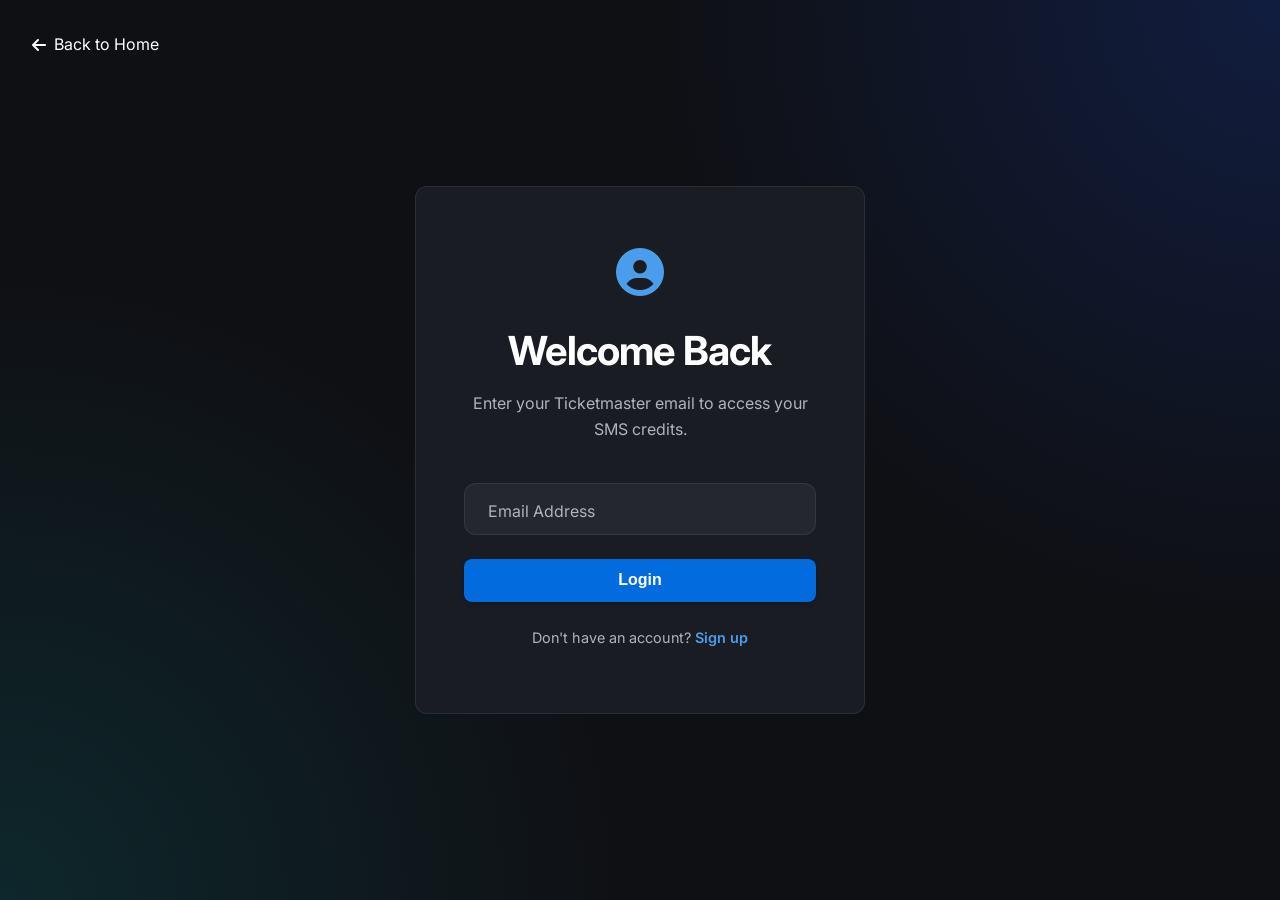
<file: dashboard.html>
<!DOCTYPE html>
<html lang="en">

<head>
    <meta charset="UTF-8">
    <meta name="viewport" content="width=device-width, initial-scale=1.0">
    <title>Dashboard - SMS Credits</title>
    <link rel="icon" href="../assets/icon.png" type="image/png">
    <link rel="stylesheet" href="css/style.css">
    <link rel="stylesheet" href="https://cdnjs.cloudflare.com/ajax/libs/font-awesome/6.4.0/css/all.min.css">
    <link href="https://fonts.googleapis.com/css2?family=Inter:wght@300;400;500;600;700;800&display=swap"
        rel="stylesheet">
</head>

<body>
    <div class="dashboard-layout">
        <!-- Sidebar -->
        <aside class="sidebar">
            <div class="logo" style="margin-bottom: 2rem;">
                <i class="fas fa-ticket-alt"></i> TM Pro
            </div>
            <nav class="sidebar-nav">
                <a href="#" class="nav-item active">
                    <i class="fas fa-home"></i> Dashboard
                </a>
                <a href="#" class="nav-item" onclick="showPricing()">
                    <i class="fas fa-credit-card"></i> Buy Credits
                </a>
                <a href="#" class="nav-item" onclick="viewHistory()">
                    <i class="fas fa-history"></i> History
                </a>
                <a href="#" class="nav-item" onclick="contactSupport()">
                    <i class="fas fa-headset"></i> Support
                </a>
            </nav>
            <div style="margin-top: auto;">
                <button class="btn btn-outline" onclick="logout()"
                    style="width: 100%; border-color: rgba(255,255,255,0.2); color: var(--text-secondary);">
                    <i class="fas fa-sign-out-alt"></i> Logout
                </button>
            </div>
        </aside>

        <!-- Main Content -->
        <main class="main-content">
            <header style="display: flex; justify-content: space-between; align-items: center; margin-bottom: 2rem;">
                <div>
                    <h2>Dashboard</h2>
                    <p>Welcome back, <span id="userEmail" style="color: var(--primary-light);">user@example.com</span>
                    </p>
                </div>
                <div class="header-actions">
                    <button class="btn btn-primary" onclick="openMainApp()">
                        <i class="fas fa-external-link-alt"></i> Open Ticketmaster App
                    </button>
                </div>
            </header>

            <!-- Credits Overview -->
            <section class="animate-fade-in">
                <div class="card"
                    style="background: linear-gradient(135deg, rgba(26, 82, 237, 0.1) 0%, rgba(0, 198, 255, 0.05) 100%); border-color: var(--primary-color);">
                    <div
                        style="display: flex; justify-content: space-between; align-items: center; flex-wrap: wrap; gap: 2rem;">
                        <div>
                            <h3 style="margin-bottom: 0.5rem;">Available SMS Credits</h3>
                            <div class="stat-value" id="creditsCount"
                                style="font-size: 4rem; text-shadow: 0 0 20px rgba(26, 82, 237, 0.5);">0</div>
                            <div id="creditsStatus" style="color: var(--text-secondary);">No active subscription</div>
                        </div>
                        <button class="btn btn-primary" onclick="showPricing()"
                            style="padding: 1rem 2.5rem; font-size: 1.2rem;">
                            <i class="fas fa-plus-circle" style="margin-right: 0.5rem;"></i> Add Credits
                        </button>
                    </div>
                </div>
            </section>

            <!-- Usage Stats -->
            <section class="animate-fade-in" style="margin-top: 2rem;">
                <h3 style="margin-bottom: 1.5rem;">Usage Overview</h3>
                <div class="stats-grid">
                    <div class="stat-card">
                        <div style="color: var(--text-secondary); font-size: 0.9rem; margin-bottom: 0.5rem;">Total Sent
                        </div>
                        <div class="stat-value" id="totalSent">0</div>
                        <div style="font-size: 0.8rem; color: var(--accent-color);">Lifetime SMS</div>
                    </div>
                    <div class="stat-card">
                        <div style="color: var(--text-secondary); font-size: 0.9rem; margin-bottom: 0.5rem;">This Month
                        </div>
                        <div class="stat-value" id="thisMonth">0</div>
                        <div style="font-size: 0.8rem; color: var(--primary-light);">Active usage</div>
                    </div>
                    <div class="stat-card">
                        <div style="color: var(--text-secondary); font-size: 0.9rem; margin-bottom: 0.5rem;">Last
                            Activity</div>
                        <div class="stat-value" id="lastUsed" style="font-size: 1.5rem;">Never</div>
                        <div style="font-size: 0.8rem; color: var(--text-muted);">Date & Time</div>
                    </div>
                </div>
            </section>

            <!-- Recent Activity -->
            <section class="animate-fade-in" style="margin-top: 2rem;">
                <h3 style="margin-bottom: 1.5rem;">Recent Transfers</h3>
                <div class="card" style="padding: 0;">
                    <div id="activityList" style="padding: 1.5rem;">
                        <div style="text-align: center; color: var(--text-muted); padding: 2rem;">
                            <i class="fas fa-history" style="font-size: 2rem; margin-bottom: 1rem; opacity: 0.5;"></i>
                            <p>No recent activity found</p>
                        </div>
                    </div>
                </div>
            </section>

            <!-- Payment History -->
            <section class="animate-fade-in" style="margin-top: 2rem;">
                <h3 style="margin-bottom: 1.5rem;">Payment History</h3>
                <div class="card" style="padding: 0;">
                    <div id="paymentHistoryList" style="padding: 1.5rem;">
                        <div style="text-align: center; color: var(--text-muted); padding: 2rem;">
                            <i class="fas fa-spinner fa-spin" style="font-size: 2rem; margin-bottom: 1rem; opacity: 0.5;"></i>
                            <p>Loading payment history...</p>
                        </div>
                    </div>
                </div>
            </section>
        </main>
    </div>

    <!-- Payment Modal -->
    <div id="paymentModal" class="modal"
        style="display: none; position: fixed; top: 0; left: 0; width: 100%; height: 100%; background: rgba(0,0,0,0.8); backdrop-filter: blur(5px); z-index: 2000; align-items: center; justify-content: center;">
        <div class="card animate-fade-in"
            style="width: 90%; max-width: 500px; max-height: 90vh; overflow-y: auto; position: relative; background: #1a1c24; border: 1px solid rgba(255,255,255,0.1);">
            <button onclick="closePaymentModal()"
                style="position: absolute; top: 1.5rem; right: 1.5rem; background: none; border: none; color: white; font-size: 1.5rem; cursor: pointer;">&times;</button>

            <div style="text-align: center; margin-bottom: 2rem;">
                <h2 style="color: white; margin-bottom: 0.5rem;">Top Up via Crypto</h2>
                <p style="color: var(--text-secondary);">Send USDT to the address below.</p>
                <p style="color: var(--primary-light); font-size: 0.9rem; margin-top: 0.5rem;"><strong>$1 per SMS</strong> - Minimum $5</p>
                <div id="selectedPackageInfo" style="display: none; background: rgba(26, 82, 237, 0.1); padding: 0.75rem; border-radius: 8px; margin-top: 0.5rem; border: 1px solid var(--primary-color);">
                    <span id="packageNameDisplay" style="color: var(--primary-light); font-weight: 600;"></span>
                </div>
            </div>

            <!-- Wallet Address Display -->
            <div <div class="wallet-section"
                style="background: rgba(255,255,255,0.05); padding: 1.5rem; border-radius: 12px; margin-bottom: 1.5rem;">
                <div style="margin-bottom: 1.5rem;">
                    <p style="color: var(--text-secondary); margin-bottom: 0.5rem; font-size: 0.9rem;">USDT ERC-20
                        (Ethereum)</p>
                    <div class="wallet-address-box" style="display: flex; gap: 10px;">
                        <code
                            style="background: rgba(0,0,0,0.3); padding: 10px; border-radius: 6px; flex-grow: 1; font-family: monospace; word-break: break-all;">0xBD535d3e1D5183Febf60B440d0C0474d0658478d</code>
                        <button class="btn btn-outline"
                            onclick="copyAddress('0xBD535d3e1D5183Febf60B440d0C0474d0658478d')"
                            style="padding: 0.5rem;">
                            <i class="fas fa-copy"></i>
                        </button>
                    </div>
                </div>

                <div>
                    <p style="color: var(--text-secondary); margin-bottom: 0.5rem; font-size: 0.9rem;">USDT TRC-20
                        (Tron)</p>
                    <div class="wallet-address-box" style="display: flex; gap: 10px;">
                        <code
                            style="background: rgba(0,0,0,0.3); padding: 10px; border-radius: 6px; flex-grow: 1; font-family: monospace; word-break: break-all;">TUKDsiwDpMoyxY8pcRkM9NpJHAbdmVqbje</code>
                        <button class="btn btn-outline" onclick="copyAddress('TUKDsiwDpMoyxY8pcRkM9NpJHAbdmVqbje')"
                            style="padding: 0.5rem;">
                            <i class="fas fa-copy"></i>
                        </button>
                    </div>
                </div>
            </div>

            <!-- Payment Form -->
            <form id="paymentForm" onsubmit="submitPayment(event)">
                <div class="form-group" style="margin-bottom: 1.5rem;">
                    <label style="display: block; margin-bottom: 0.5rem; color: var(--text-secondary);">Amount Sent
                        (USD)</label>
                    <input type="number" id="paymentAmount" min="5" step="1" value="5" required
                        style="width: 100%; padding: 1rem; background: rgba(255,255,255,0.05); border: 1px solid rgba(255,255,255,0.1); border-radius: 8px; color: white;">
                </div>

                <div class="form-group" style="margin-bottom: 2rem;">
                    <label style="display: block; margin-bottom: 0.5rem; color: var(--text-secondary);">Transaction Hash
                        (TXID)</label>
                    <input type="text" id="paymentTxid" placeholder="Paste the transaction ID here..." required
                        style="width: 100%; padding: 1rem; background: rgba(255,255,255,0.05); border: 1px solid rgba(255,255,255,0.1); border-radius: 8px; color: white;">
                </div>

                <button type="submit" class="btn btn-primary" style="width: 100%; padding: 1rem; font-size: 1.1rem;">
                    I Have Paid
                </button>
            </form>
        </div>
    </div>

    <script src="js/dashboard.js"></script>

    <!-- Mobile Menu Script -->
    <script>
        // Simple mobile menu toggle logic could go here
    </script>
</body>

</html>
</file>
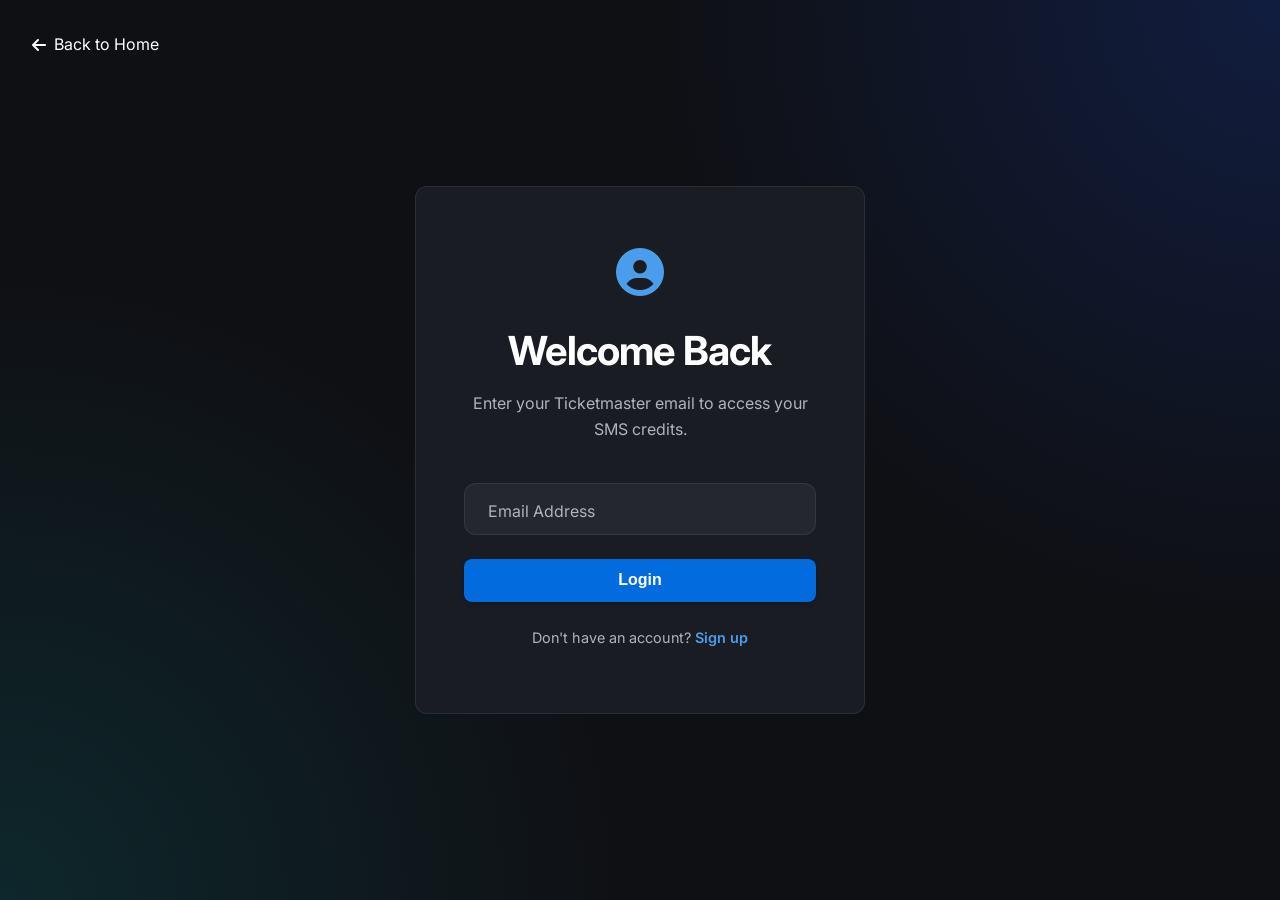
<file: login.html>
<!DOCTYPE html>
<html lang="en">

<head>
    <meta charset="UTF-8">
    <meta name="viewport" content="width=device-width, initial-scale=1.0">
    <title>Login - SMS Credits</title>
    <link rel="icon" href="../assets/icon.png" type="image/png">
    <link rel="stylesheet" href="css/style.css">
    <link rel="stylesheet" href="https://cdnjs.cloudflare.com/ajax/libs/font-awesome/6.4.0/css/all.min.css">
    <link href="https://fonts.googleapis.com/css2?family=Inter:wght@300;400;500;600;700;800&display=swap"
        rel="stylesheet">
</head>

<body>
    <div class="auth-container">
        <div class="back-link" style="position: absolute; top: 2rem; left: 2rem;">
            <a href="index.html" style="color: white; display: flex; align-items: center; gap: 0.5rem;">
                <i class="fas fa-arrow-left"></i> Back to Home
            </a>
        </div>

        <div class="card auth-card animate-fade-in">
            <div class="auth-header">
                <div style="font-size: 3rem; color: var(--primary-light); margin-bottom: 1rem;">
                    <i class="fas fa-user-circle"></i>
                </div>
                <h2>Welcome Back</h2>
                <p>Enter your Ticketmaster email to access your SMS credits.</p>
            </div>

            <form id="loginForm" class="login-form">
                <div class="input-group">
                    <input type="email" id="email" name="email" class="input-field" placeholder=" " required>
                    <label for="email" class="input-label">Email Address</label>
                    <div class="error-message" id="emailError"
                        style="color: #ff4d4d; font-size: 0.85rem; margin-top: 0.5rem; display: none;"></div>
                </div>

                <button type="submit" class="btn btn-primary" id="loginBtn" style="width: 100%;">
                    <span class="button-text">Login</span>
                    <span class="button-loading" style="display: none;"><i class="fas fa-spinner fa-spin"></i> Logging
                        in...</span>
                </button>

                <div style="text-align: center; margin-top: 1.5rem;">
                    <p style="font-size: 0.9rem;">Don't have an account? <a href="#" onclick="showSignup()"
                            style="color: var(--primary-light); font-weight: 600;">Sign up</a></p>
                </div>
            </form>

            <!-- Signup Form (hidden by default) -->
            <form id="signupForm" class="login-form" style="display: none;">
                <div class="input-group">
                    <input type="email" id="signupEmail" name="email" class="input-field" placeholder=" " required>
                    <label for="signupEmail" class="input-label">Email Address</label>
                    <div class="error-message" id="signupEmailError"
                        style="color: #ff4d4d; font-size: 0.85rem; margin-top: 0.5rem; display: none;"></div>
                </div>

                <div class="input-group">
                    <input type="email" id="confirmEmail" name="confirmEmail" class="input-field" placeholder=" "
                        required>
                    <label for="confirmEmail" class="input-label">Confirm Email</label>
                    <div class="error-message" id="confirmEmailError"
                        style="color: #ff4d4d; font-size: 0.85rem; margin-top: 0.5rem; display: none;"></div>
                </div>

                <button type="submit" class="btn btn-primary" id="signupBtn" style="width: 100%;">
                    <span class="button-text">Create Account</span>
                    <span class="button-loading" style="display: none;"><i class="fas fa-spinner fa-spin"></i>
                        Creating...</span>
                </button>

                <div style="text-align: center; margin-top: 1.5rem;">
                    <p style="font-size: 0.9rem;">Already have an account? <a href="#" onclick="showLogin()"
                            style="color: var(--primary-light); font-weight: 600;">Login</a></p>
                </div>
            </form>
        </div>
    </div>

    <script src="js/auth.js"></script>
</body>

</html>
</file>
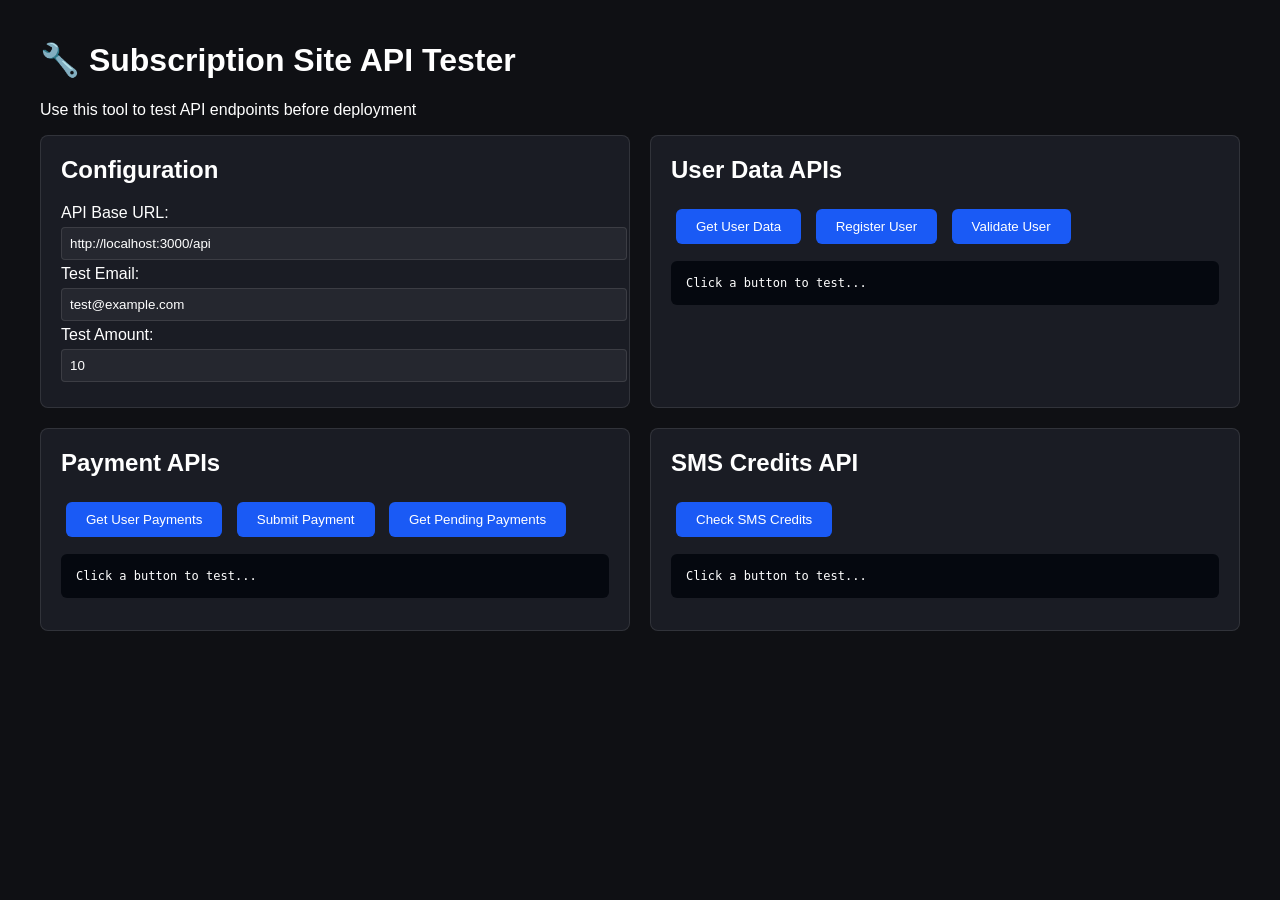
<file: test-api.html>
<!DOCTYPE html>
<html lang="en">
<head>
    <meta charset="UTF-8">
    <meta name="viewport" content="width=device-width, initial-scale=1.0">
    <title>Subscription Site API Tester</title>
    <style>
        body {
            font-family: Arial, sans-serif;
            max-width: 1200px;
            margin: 0 auto;
            padding: 20px;
            background: #0f1014;
            color: white;
        }
        .container {
            display: grid;
            grid-template-columns: 1fr 1fr;
            gap: 20px;
        }
        .test-section {
            background: #1a1c24;
            padding: 20px;
            border-radius: 8px;
            border: 1px solid rgba(255,255,255,0.1);
        }
        button {
            background: #1a5af5;
            color: white;
            border: none;
            padding: 10px 20px;
            border-radius: 6px;
            cursor: pointer;
            margin: 5px;
        }
        button:hover {
            background: #1a4ae5;
        }
        input {
            width: 100%;
            padding: 8px;
            margin: 5px 0;
            background: rgba(255,255,255,0.05);
            border: 1px solid rgba(255,255,255,0.1);
            border-radius: 4px;
            color: white;
        }
        pre {
            background: #05080f;
            padding: 15px;
            border-radius: 6px;
            overflow-x: auto;
            font-size: 12px;
            max-height: 400px;
            overflow-y: auto;
        }
        .success { color: #00ff88; }
        .error { color: #ff4d4d; }
        h2 { margin-top: 0; }
    </style>
</head>
<body>
    <h1>🔧 Subscription Site API Tester</h1>
    <p>Use this tool to test API endpoints before deployment</p>
    
    <div class="container">
        <div class="test-section">
            <h2>Configuration</h2>
            <label>API Base URL:</label>
            <input type="text" id="apiBase" value="http://localhost:3000/api" placeholder="http://localhost:3000/api">
            
            <label>Test Email:</label>
            <input type="email" id="testEmail" value="test@example.com" placeholder="test@example.com">
            
            <label>Test Amount:</label>
            <input type="number" id="testAmount" value="10" placeholder="10">
        </div>
        
        <div class="test-section">
            <h2>User Data APIs</h2>
            <button onclick="testGetUserData()">Get User Data</button>
            <button onclick="testRegisterUser()">Register User</button>
            <button onclick="testValidateUser()">Validate User</button>
            <pre id="userDataResult">Click a button to test...</pre>
        </div>
        
        <div class="test-section">
            <h2>Payment APIs</h2>
            <button onclick="testGetPayments()">Get User Payments</button>
            <button onclick="testSubmitPayment()">Submit Payment</button>
            <button onclick="testGetPendingPayments()">Get Pending Payments</button>
            <pre id="paymentResult">Click a button to test...</pre>
        </div>
        
        <div class="test-section">
            <h2>SMS Credits API</h2>
            <button onclick="testCheckCredits()">Check SMS Credits</button>
            <pre id="creditsResult">Click a button to test...</pre>
        </div>
    </div>
    
    <script>
        const API_BASE = () => document.getElementById('apiBase').value || 'http://localhost:3000/api';
        const TEST_EMAIL = () => document.getElementById('testEmail').value || 'test@example.com';
        const TEST_AMOUNT = () => parseFloat(document.getElementById('testAmount').value) || 10;
        
        async function makeRequest(endpoint, method = 'GET', body = null) {
            const url = `${API_BASE()}${endpoint}`;
            const options = {
                method,
                headers: { 'Content-Type': 'application/json' }
            };
            if (body) options.body = JSON.stringify(body);
            
            try {
                const res = await fetch(url, options);
                const data = await res.json();
                return { success: res.ok, status: res.status, data };
            } catch (error) {
                return { success: false, error: error.message };
            }
        }
        
        async function testGetUserData() {
            const result = document.getElementById('userDataResult');
            result.textContent = 'Loading...';
            
            const response = await makeRequest('/get-user-data', 'POST', {
                userEmail: TEST_EMAIL()
            });
            
            result.textContent = JSON.stringify(response, null, 2);
            result.className = response.success ? 'success' : 'error';
        }
        
        async function testRegisterUser() {
            const result = document.getElementById('userDataResult');
            result.textContent = 'Loading...';
            
            const response = await makeRequest('/register-main-app-user', 'POST', {
                email: TEST_EMAIL(),
                name: 'Test User',
                location: 'Test Location',
                country: 'US'
            });
            
            result.textContent = JSON.stringify(response, null, 2);
            result.className = response.success ? 'success' : 'error';
        }
        
        async function testValidateUser() {
            const result = document.getElementById('userDataResult');
            result.textContent = 'Loading...';
            
            const response = await makeRequest('/validate-user', 'POST', {
                email: TEST_EMAIL()
            });
            
            result.textContent = JSON.stringify(response, null, 2);
            result.className = response.success ? 'success' : 'error';
        }
        
        async function testGetPayments() {
            const result = document.getElementById('paymentResult');
            result.textContent = 'Loading...';
            
            const response = await makeRequest('/get-user-payments', 'POST', {
                userEmail: TEST_EMAIL()
            });
            
            result.textContent = JSON.stringify(response, null, 2);
            result.className = response.success ? 'success' : 'error';
        }
        
        async function testSubmitPayment() {
            const result = document.getElementById('paymentResult');
            result.textContent = 'Loading...';
            
            const txid = '0x' + Math.random().toString(16).substr(2, 40);
            const response = await makeRequest('/submit-payment', 'POST', {
                email: TEST_EMAIL(),
                amount: TEST_AMOUNT(),
                txid: txid
            });
            
            result.textContent = JSON.stringify(response, null, 2);
            result.className = response.success ? 'success' : 'error';
        }
        
        async function testGetPendingPayments() {
            const result = document.getElementById('paymentResult');
            result.textContent = 'Loading...';
            
            const response = await makeRequest('/get-pending-payments', 'GET');
            
            result.textContent = JSON.stringify(response, null, 2);
            result.className = response.success ? 'success' : 'error';
        }
        
        async function testCheckCredits() {
            const result = document.getElementById('creditsResult');
            result.textContent = 'Loading...';
            
            const response = await makeRequest('/check-sms-credits', 'POST', {
                userEmail: TEST_EMAIL()
            });
            
            result.textContent = JSON.stringify(response, null, 2);
            result.className = response.success ? 'success' : 'error';
        }
    </script>
</body>
</html>
</file>
<file: css/style.css>
:root {
    /* Color Palette - Ticketmaster Native Premium */
    --primary-color: #026cdf;
    /* Ticketmaster Blue */
    --primary-dark: #004ea3;
    --primary-light: #4b9ceb;

    --accent-color: #ff9900;
    /* Warm Amber for CTAs */
    --accent-glow: rgba(255, 153, 0, 0.4);

    --bg-dark: #0f1014;
    /* Charcoal/OLED Black */
    --bg-card: #1a1c24;
    /* Solid, slightly lighter black */
    --bg-card-hover: #222530;

    --text-primary: #ffffff;
    --text-secondary: #b0b3b8;
    --text-muted: #6e727a;

    --border-color: rgba(255, 255, 255, 0.08);
    --border-glow: rgba(2, 108, 223, 0.3);

    /* Gradients */
    --gradient-primary: linear-gradient(135deg, #026cdf 0%, #005bbd 100%);
    --gradient-dark: linear-gradient(180deg, #0f1014 0%, #16181f 100%);
    --gradient-card: linear-gradient(180deg, #1a1c24 0%, #15171e 100%);

    /* Shadows */
    --shadow-sm: 0 2px 4px rgba(0, 0, 0, 0.2);
    --shadow-md: 0 8px 16px rgba(0, 0, 0, 0.3);
    --shadow-lg: 0 16px 32px rgba(0, 0, 0, 0.4);
    --shadow-glow: 0 0 0 transparent;
    /* Removed neon glow for premium feel */

    /* Transitions */
    --transition-fast: 0.2s cubic-bezier(0.2, 0, 0.2, 1);
    --transition-normal: 0.3s cubic-bezier(0.2, 0, 0.2, 1);
    --transition-slow: 0.5s cubic-bezier(0.2, 0, 0.2, 1);
}

/* Reset & Base */
* {
    margin: 0;
    padding: 0;
    box-sizing: border-box;
}

body {
    font-family: 'Inter', -apple-system, BlinkMacSystemFont, 'Segoe UI', Roboto, sans-serif;
    background-color: var(--bg-dark);
    color: var(--text-primary);
    line-height: 1.6;
    overflow-x: hidden;
    min-height: 100vh;
}

/* Typography */
h1,
h2,
h3,
h4,
h5,
h6 {
    font-weight: 700;
    line-height: 1.2;
    margin-bottom: 1rem;
    letter-spacing: -0.02em;
}

h1 {
    font-size: 3.5rem;
}

h2 {
    font-size: 2.5rem;
}

h3 {
    font-size: 1.75rem;
}

p {
    color: var(--text-secondary);
    margin-bottom: 1rem;
}

a {
    color: var(--primary-light);
    text-decoration: none;
    transition: var(--transition-fast);
}

a:hover {
    color: var(--accent-color);
}

/* Layout Utilities */
.container {
    max-width: 1200px;
    margin: 0 auto;
    padding: 0 2rem;
}

.section {
    padding: 6rem 0;
    position: relative;
}

/* Animations */
@keyframes fadeIn {
    from {
        opacity: 0;
        transform: translateY(20px);
    }

    to {
        opacity: 1;
        transform: translateY(0);
    }
}

@keyframes glowPulse {
    0% {
        box-shadow: 0 0 5px var(--border-glow);
    }

    50% {
        box-shadow: 0 0 20px var(--border-glow);
    }

    100% {
        box-shadow: 0 0 5px var(--border-glow);
    }
}

@keyframes float {
    0% {
        transform: translateY(0px);
    }

    50% {
        transform: translateY(-10px);
    }

    100% {
        transform: translateY(0px);
    }
}

.animate-fade-in {
    animation: fadeIn 0.8s ease-out forwards;
}

.animate-float {
    animation: float 6s ease-in-out infinite;
}

/* Components */

/* Buttons */
.btn {
    display: inline-flex;
    align-items: center;
    justify-content: center;
    padding: 0.8rem 2rem;
    border-radius: 8px;
    /* Sharper corners for corporate feel */
    font-weight: 600;
    font-size: 1rem;
    cursor: pointer;
    transition: var(--transition-normal);
    border: none;
    outline: none;
    position: relative;
    overflow: hidden;
}

.btn-primary {
    background: var(--primary-color);
    color: white;
    box-shadow: var(--shadow-sm);
}

.btn-primary:hover {
    background: var(--primary-dark);
    transform: translateY(-1px);
    box-shadow: var(--shadow-md);
}

.btn-outline {
    background: transparent;
    border: 1px solid var(--border-color);
    color: var(--text-primary);
}

.btn-outline:hover {
    border-color: var(--primary-color);
    color: var(--primary-color);
    background: rgba(2, 108, 223, 0.05);
}

/* Cards */
.card {
    background: var(--bg-card);
    /* Removed backdrop-filter for solid premium look */
    border: 1px solid var(--border-color);
    border-radius: 12px;
    /* Slightly tighter radius */
    padding: 2rem;
    transition: var(--transition-normal);
}

.card:hover {
    transform: translateY(-2px);
    background: var(--bg-card-hover);
    border-color: rgba(255, 255, 255, 0.15);
    box-shadow: var(--shadow-md);
}

/* Inputs */
.input-group {
    position: relative;
    margin-bottom: 1.5rem;
}

.input-field {
    width: 100%;
    padding: 1rem 1.5rem;
    background: rgba(255, 255, 255, 0.05);
    border: 1px solid var(--border-color);
    border-radius: 12px;
    color: white;
    font-size: 1rem;
    transition: var(--transition-fast);
}

.input-field:focus {
    outline: none;
    border-color: var(--primary-color);
    background: rgba(255, 255, 255, 0.1);
    box-shadow: 0 0 15px rgba(26, 82, 237, 0.2);
}

.input-label {
    position: absolute;
    left: 1.5rem;
    top: 1rem;
    color: var(--text-secondary);
    pointer-events: none;
    transition: var(--transition-fast);
    font-size: 1rem;
}

.input-field:focus~.input-label,
.input-field:not(:placeholder-shown)~.input-label {
    top: -0.8rem;
    left: 1rem;
    font-size: 0.8rem;
    color: var(--primary-light);
    background: var(--bg-dark);
    padding: 0 0.5rem;
}

/* Header/Nav */
.header {
    position: fixed;
    top: 0;
    left: 0;
    width: 100%;
    z-index: 1000;
    padding: 1.5rem 0;
    transition: var(--transition-normal);
    background: rgba(10, 14, 23, 0.8);
    backdrop-filter: blur(20px);
    border-bottom: 1px solid rgba(255, 255, 255, 0.05);
}

.nav-container {
    display: flex;
    justify-content: space-between;
    align-items: center;
}

.logo {
    font-size: 1.5rem;
    font-weight: 800;
    background: var(--gradient-primary);
    -webkit-background-clip: text;
    -webkit-text-fill-color: transparent;
    letter-spacing: -0.05em;
}

/* Hero Section */
.hero {
    min-height: 100vh;
    display: flex;
    align-items: center;
    padding-top: 80px;
    background: radial-gradient(circle at 50% 50%, rgba(26, 82, 237, 0.15) 0%, transparent 50%);
}

.hero-content {
    display: grid;
    grid-template-columns: 1fr 1fr;
    gap: 4rem;
    align-items: center;
}

.hero-text h1 {
    margin-bottom: 1.5rem;
    background: linear-gradient(to right, #fff, #a0a0a0);
    -webkit-background-clip: text;
    -webkit-text-fill-color: transparent;
}

.hero-text p {
    font-size: 1.2rem;
    margin-bottom: 2.5rem;
    max-width: 500px;
}

.hero-visual {
    position: relative;
}

.phone-mockup {
    width: 300px;
    height: 600px;
    background: #000;
    border-radius: 40px;
    border: 8px solid #333;
    margin: 0 auto;
    position: relative;
    box-shadow: 0 0 50px rgba(26, 82, 237, 0.2);
    overflow: hidden;
}

.phone-screen {
    background: #fff;
    height: 100%;
    width: 100%;
    border-radius: 32px;
    overflow: hidden;
    position: relative;
}

/* Pricing Cards */
.pricing-grid {
    display: grid;
    grid-template-columns: repeat(auto-fit, minmax(300px, 1fr));
    gap: 2rem;
    margin-top: 3rem;
}

.pricing-card {
    text-align: center;
    position: relative;
    overflow: hidden;
}

.pricing-card.featured {
    border-color: var(--primary-color);
    background: linear-gradient(180deg, rgba(26, 82, 237, 0.1) 0%, rgba(26, 82, 237, 0.05) 100%);
}

.price {
    font-size: 3.5rem;
    font-weight: 800;
    color: white;
    margin: 1.5rem 0;
}

.price span {
    font-size: 1rem;
    color: var(--text-secondary);
    font-weight: 400;
}

.features-list {
    list-style: none;
    margin: 2rem 0;
    text-align: left;
}

.features-list li {
    padding: 0.8rem 0;
    border-bottom: 1px solid rgba(255, 255, 255, 0.05);
    display: flex;
    align-items: center;
    gap: 0.8rem;
}

.features-list li i {
    color: var(--accent-color);
}

/* Login/Auth Pages */
.auth-container {
    min-height: 100vh;
    display: flex;
    align-items: center;
    justify-content: center;
    background: radial-gradient(circle at top right, rgba(26, 82, 237, 0.2), transparent 40%),
        radial-gradient(circle at bottom left, rgba(0, 242, 255, 0.1), transparent 40%);
}

.auth-card {
    width: 100%;
    max-width: 450px;
    padding: 3rem;
}

.auth-header {
    text-align: center;
    margin-bottom: 2.5rem;
}

/* Dashboard */
.dashboard-layout {
    display: grid;
    grid-template-columns: 250px 1fr;
    min-height: 100vh;
}

.sidebar {
    background: rgba(10, 14, 23, 0.95);
    border-right: 1px solid var(--border-color);
    padding: 2rem;
    display: flex;
    flex-direction: column;
}

.sidebar-nav {
    margin-top: 3rem;
    display: flex;
    flex-direction: column;
    gap: 1rem;
}

.nav-item {
    padding: 1rem;
    border-radius: 12px;
    color: var(--text-secondary);
    transition: var(--transition-fast);
    display: flex;
    align-items: center;
    gap: 1rem;
}

.nav-item:hover,
.nav-item.active {
    background: rgba(26, 82, 237, 0.1);
    color: white;
}

.nav-item.active {
    border-left: 3px solid var(--primary-color);
}

.main-content {
    padding: 2rem;
    overflow-y: auto;
}

.stats-grid {
    display: grid;
    grid-template-columns: repeat(auto-fit, minmax(240px, 1fr));
    gap: 1.5rem;
    margin-bottom: 2rem;
}

.stat-card {
    background: var(--bg-card);
    padding: 1.5rem;
    border-radius: 16px;
    border: 1px solid var(--border-color);
}

.stat-value {
    font-size: 2.5rem;
    font-weight: 700;
    color: white;
    margin: 0.5rem 0;
}

/* Responsive */
@media (max-width: 768px) {
    /* Typography */
    h1 {
        font-size: 2rem;
    }

    h2 {
        font-size: 1.75rem;
    }

    h3 {
        font-size: 1.5rem;
    }

    /* Container */
    .container {
        padding: 0 1rem;
    }

    .section {
        padding: 3rem 0;
    }

    /* Header */
    .header {
        padding: 1rem 0;
    }

    .nav-container {
        flex-wrap: wrap;
        gap: 0.5rem;
    }

    .nav-actions {
        display: flex;
        gap: 0.5rem;
        flex-wrap: wrap;
    }

    .nav-actions.mobile-open {
        display: flex;
        flex-direction: column;
        position: absolute;
        top: 100%;
        left: 0;
        right: 0;
        background: var(--bg-dark);
        padding: 1rem;
        border-top: 1px solid var(--border-color);
        box-shadow: 0 4px 6px rgba(0, 0, 0, 0.3);
    }

    .nav-actions .btn {
        padding: 0.6rem 1rem;
        font-size: 0.9rem;
        width: 100%;
    }

    .nav-text {
        display: inline;
    }

    /* Hero */
    .hero {
        padding-top: 80px;
        min-height: auto;
        padding-bottom: 2rem;
    }

    .hero-content {
        grid-template-columns: 1fr;
        gap: 2rem;
        text-align: center;
    }

    .hero-text {
        text-align: center;
    }

    .hero-text h1 {
        font-size: 2rem;
        line-height: 1.2;
    }

    .hero-text p {
        margin: 0 auto 2rem;
        font-size: 1rem;
        max-width: 100%;
    }

    .phone-mockup {
        width: 200px;
        height: 400px;
        margin: 0 auto;
    }

    /* Demo input */
    .demo-input-container {
        max-width: 100% !important;
        margin: 0 auto 1.5rem !important;
    }

    /* Pricing */
    .pricing-grid {
        grid-template-columns: 1fr;
        gap: 1.5rem;
    }

    .price {
        font-size: 2.5rem;
    }

    /* Dashboard Layout */
    .dashboard-layout {
        grid-template-columns: 1fr;
        position: relative;
    }

    .sidebar {
        position: fixed;
        top: 0;
        left: -100%;
        width: 280px;
        height: 100vh;
        z-index: 1000;
        transition: left 0.3s ease;
        overflow-y: auto;
        box-shadow: 2px 0 10px rgba(0, 0, 0, 0.3);
    }

    .sidebar.mobile-open {
        left: 0;
    }

    .main-content {
        padding: 1rem;
        padding-left: 3.5rem; /* Leave space for hamburger menu */
        width: 100%;
    }

    .main-content header h2 {
        padding-left: 0; /* Header text now has room */
    }

    /* Mobile Menu Toggle */
    .mobile-menu-toggle {
        display: block !important;
        position: fixed;
        top: 1rem;
        left: 1rem;
        z-index: 1001;
        background: var(--bg-card);
        border: 1px solid var(--border-color);
        color: white;
        padding: 0.75rem;
        border-radius: 8px;
        cursor: pointer;
        font-size: 1.2rem;
        box-shadow: var(--shadow-md);
    }

    .mobile-menu-toggle:hover {
        background: var(--bg-card-hover);
        border-color: var(--primary-color);
    }

    .mobile-menu-overlay {
        display: none;
        position: fixed;
        top: 0;
        left: 0;
        width: 100%;
        height: 100%;
        background: rgba(0, 0, 0, 0.7);
        z-index: 999;
    }

    .mobile-menu-overlay.active {
        display: block;
    }

    /* Stats Grid */
    .stats-grid {
        grid-template-columns: 1fr;
        gap: 1rem;
    }

    .stat-card {
        padding: 1.25rem;
    }

    .stat-value {
        font-size: 2rem;
    }

    /* Cards */
    .card {
        padding: 1.5rem;
    }

    /* Tables */
    table {
        font-size: 0.85rem;
        display: block;
        overflow-x: auto;
        -webkit-overflow-scrolling: touch;
    }

    table thead {
        display: none;
    }

    table tbody {
        display: block;
    }

    table tr {
        display: block;
        margin-bottom: 1rem;
        border: 1px solid var(--border-color);
        border-radius: 8px;
        padding: 1rem;
        background: var(--bg-card);
    }

    table td {
        display: flex;
        justify-content: space-between;
        padding: 0.5rem 0;
        border: none;
        text-align: right;
    }

    table td:before {
        content: attr(data-label);
        font-weight: 600;
        text-align: left;
        margin-right: 1rem;
    }

    /* Buttons */
    .btn {
        padding: 0.75rem 1.5rem;
        font-size: 0.9rem;
        width: 100%;
        margin-bottom: 0.5rem;
    }

    .btn-group {
        flex-direction: column;
    }

    .btn-group .btn {
        width: 100%;
    }

    /* Inputs */
    .input-field {
        padding: 0.875rem 1.25rem;
        font-size: 16px; /* Prevents zoom on iOS */
    }

    /* Auth */
    .auth-card {
        padding: 2rem 1.5rem;
        margin: 1rem;
    }

    /* Status Cards */
    .status-card .status-number {
        font-size: 1.5rem;
    }

    /* Payment Requests Table */
    #paymentRequestsTable {
        font-size: 0.8rem;
        width: 100%;
        display: block;
        overflow-x: auto;
    }

    #paymentRequestsTable thead {
        display: none;
    }

    #paymentRequestsTable tbody {
        display: block;
    }

    #paymentRequestsTable tr {
        display: block;
        margin-bottom: 1rem;
        border: 1px solid var(--border-color);
        border-radius: 8px;
        padding: 1rem;
        background: var(--bg-card);
    }

    #paymentRequestsTable td {
        display: flex;
        justify-content: space-between;
        padding: 0.5rem 0;
        border: none;
        text-align: right;
        flex-wrap: wrap;
    }

    #paymentRequestsTable td:before {
        content: attr(data-label);
        font-weight: 600;
        text-align: left;
        margin-right: 1rem;
    }

    #paymentRequestsTable button {
        padding: 0.6rem;
        font-size: 0.9rem;
        margin: 0.25rem 0;
        width: 100%;
    }

    /* Log Container */
    .log-container {
        font-size: 0.75rem;
        padding: 0.75rem;
        max-height: 300px;
    }

    /* Header adjustments */
    .header {
        padding: 0.75rem 0;
    }

    .logo {
        font-size: 1.25rem;
    }

    /* Section headers */
    header h2 {
        font-size: 1.5rem;
    }

    header p {
        font-size: 0.9rem;
    }

    /* Status cards on mobile */
    .status-card {
        padding: 1rem;
    }

    .status-card .status-number {
        font-size: 1.5rem;
    }

    /* Action buttons in cards */
    .card button {
        width: 100%;
        margin-bottom: 0.5rem;
    }

    /* Grid adjustments */
    .grid-container[style*="grid-template-columns"] {
        grid-template-columns: 1fr !important;
    }
}

/* Small Mobile */
@media (max-width: 480px) {
    h1 {
        font-size: 1.75rem;
    }

    h2 {
        font-size: 1.5rem;
    }

    .container {
        padding: 0 0.75rem;
    }

    .hero {
        padding-top: 80px;
    }

    .btn {
        padding: 0.7rem 1.25rem;
        font-size: 0.85rem;
    }

    .stat-card {
        padding: 1rem;
    }

    .card {
        padding: 1.25rem;
    }

    .auth-card {
        padding: 1.5rem 1rem;
    }
}
</file>
